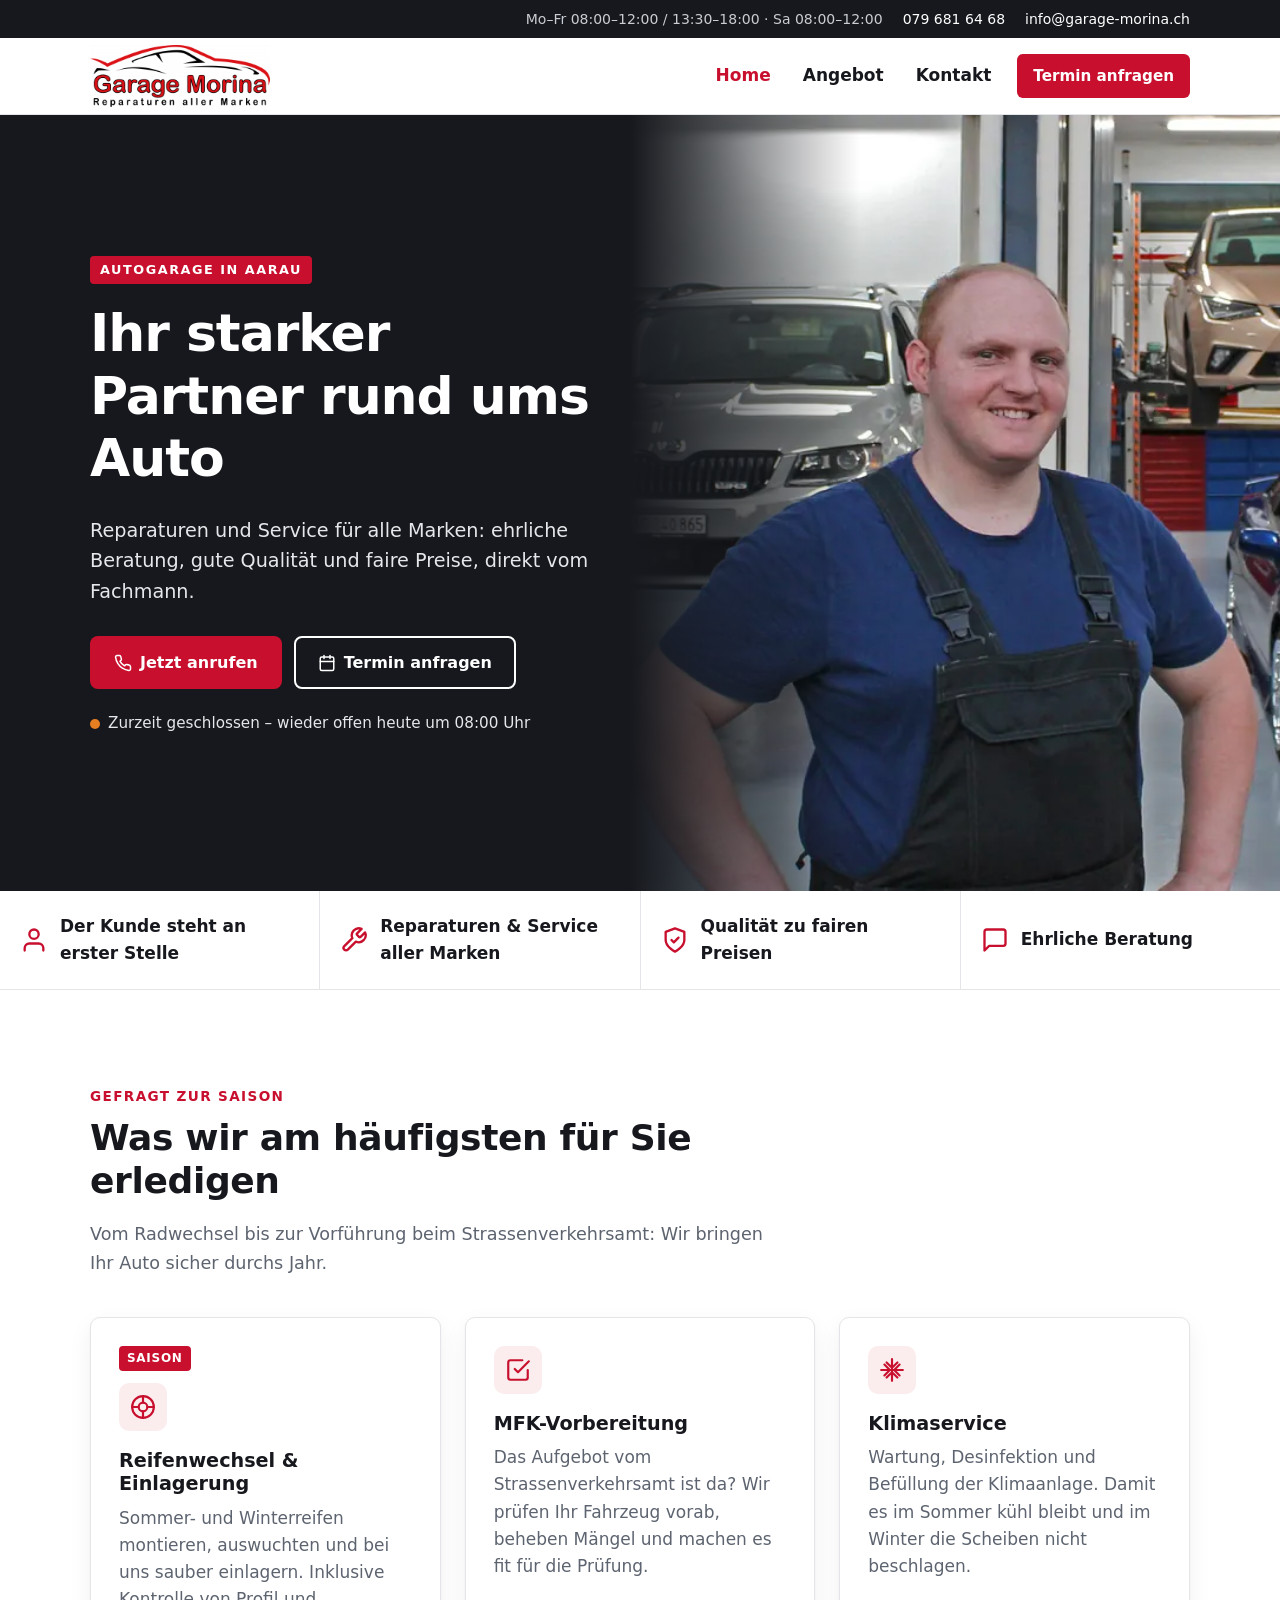
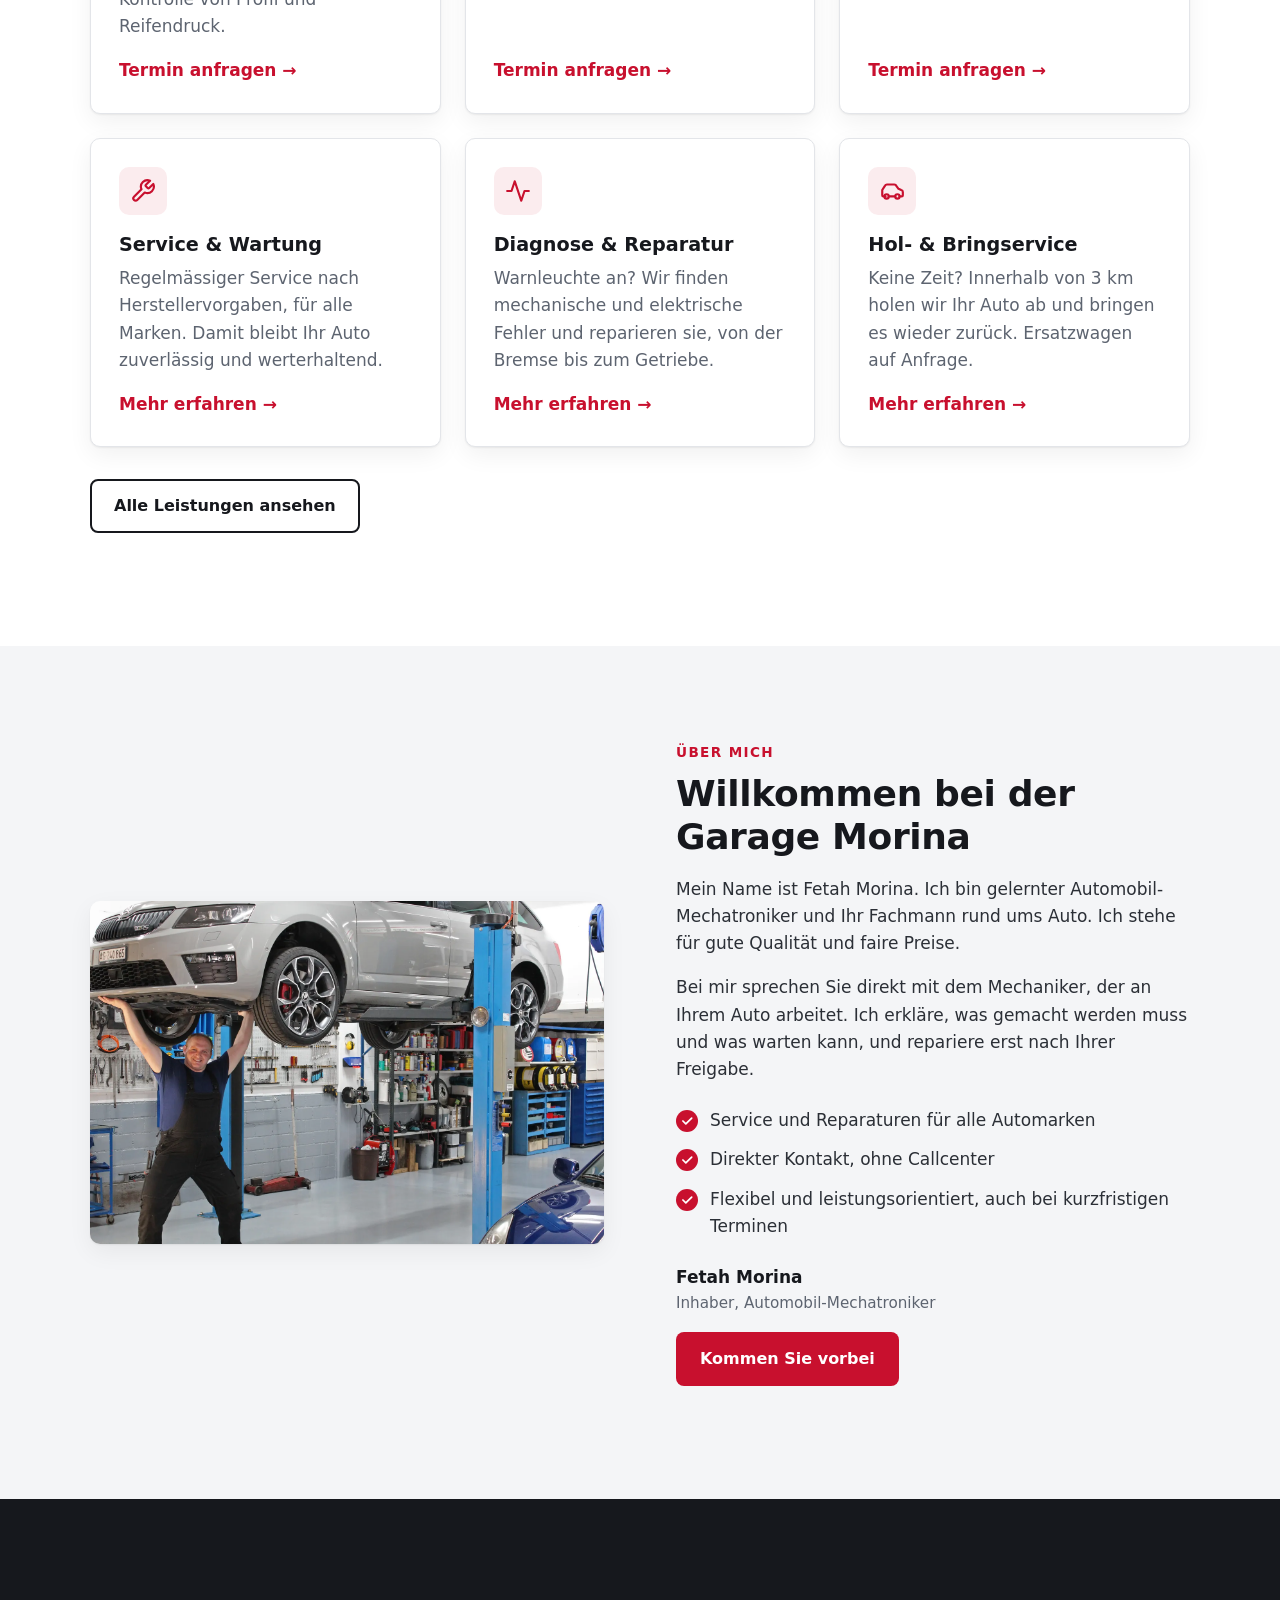
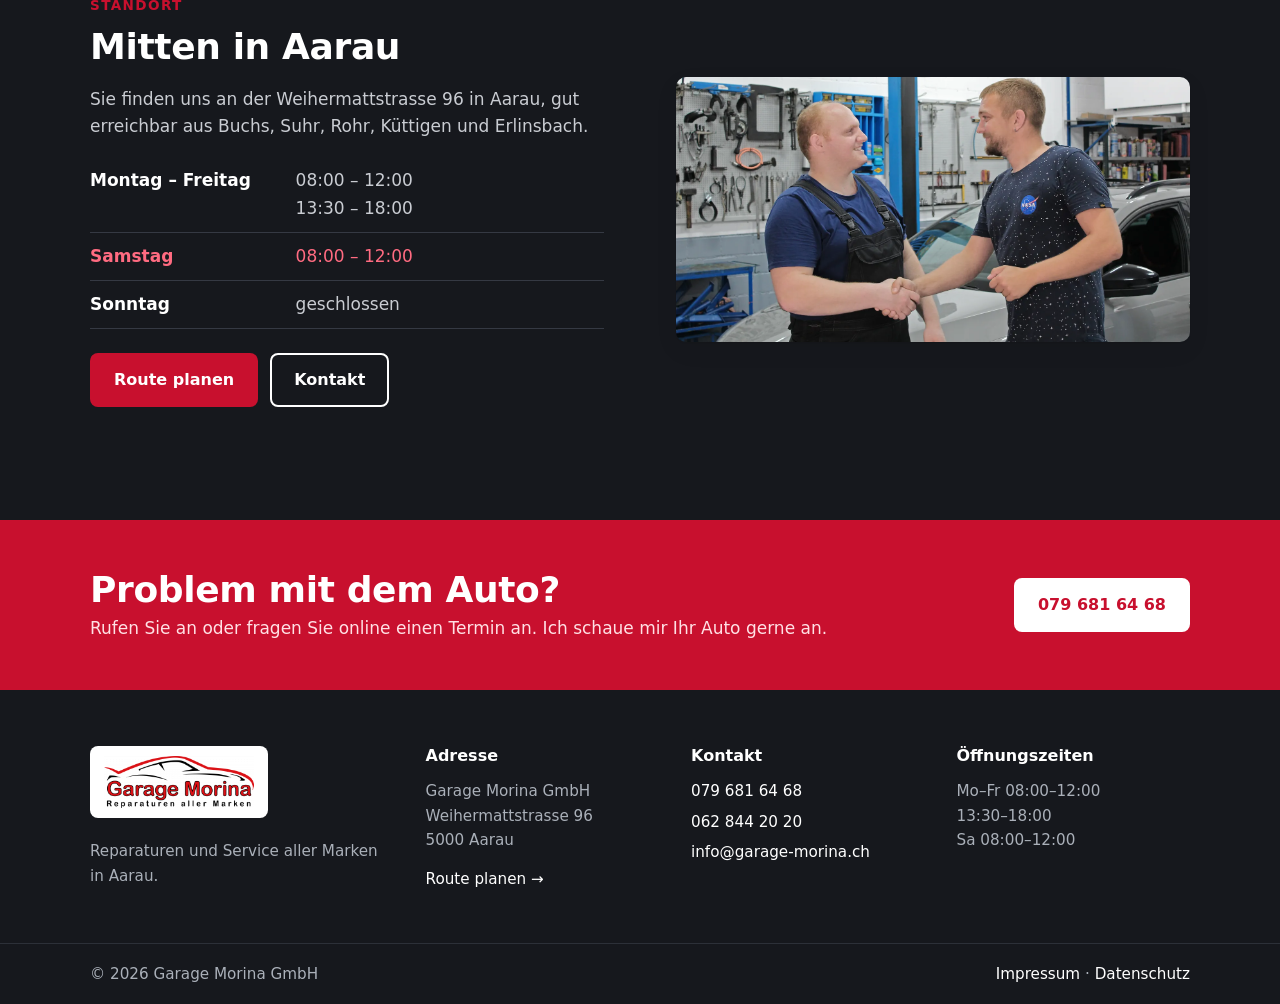
<file: index.html>
<!doctype html>
<html lang="de-CH">
<head>
  <meta charset="utf-8">
  <meta name="viewport" content="width=device-width, initial-scale=1">
  <title>Garage Morina Aarau – Autoreparatur &amp; Service aller Marken</title>
  <meta name="description" content="Garage Morina GmbH in Aarau: Service, Reparaturen und Diagnose für alle Automarken, Reifenwechsel, Klimaservice und MFK-Vorbereitung. Ehrliche Beratung, faire Preise.">
  <link rel="canonical" href="https://www.garage-morina.ch/">
  <meta property="og:type" content="website">
  <meta property="og:locale" content="de_CH">
  <meta property="og:site_name" content="Garage Morina">
  <meta property="og:title" content="Garage Morina Aarau – Autoreparatur &amp; Service aller Marken">
  <meta property="og:description" content="Service, Reparaturen und Diagnose für alle Marken in Aarau. Ehrliche Beratung, faire Preise.">
  <meta property="og:url" content="https://www.garage-morina.ch/">
  <meta property="og:image" content="https://www.garage-morina.ch/assets/img/banner-1600.webp">
  <meta name="theme-color" content="#16181d">
  <link rel="icon" href="assets/img/favicon-32.png" sizes="32x32">
  <link rel="icon" href="assets/img/icon-192.png" sizes="192x192">
  <link rel="apple-touch-icon" href="assets/img/apple-touch-icon.png">
  <link rel="stylesheet" href="assets/css/style.css">
  <script type="application/ld+json" data-cms="jsonld">
  {
    "@context": "https://schema.org",
    "@type": "AutoRepair",
    "@id": "https://www.garage-morina.ch/#garage",
    "name": "Garage Morina GmbH",
    "description": "Reparaturen und Service aller Automarken in Aarau.",
    "url": "https://www.garage-morina.ch/",
    "logo": "https://www.garage-morina.ch/assets/img/logo.png",
    "image": "https://www.garage-morina.ch/assets/img/banner-1600.webp",
    "telephone": "+41796816468",
    "email": "info@garage-morina.ch",
    "founder": { "@type": "Person", "name": "Fetah Morina", "jobTitle": "Automobil-Mechatroniker" },
    "address": {
      "@type": "PostalAddress",
      "streetAddress": "Weihermattstrasse 96",
      "postalCode": "5000",
      "addressLocality": "Aarau",
      "addressRegion": "AG",
      "addressCountry": "CH"
    },
    "geo": { "@type": "GeoCoordinates", "latitude": 47.3973248, "longitude": 8.0669093 },
    "hasMap": "https://www.google.com/maps/search/?api=1&query=Garage+Morina+Weihermattstrasse+96+5000+Aarau",
    "areaServed": ["Aarau", "Buchs AG", "Suhr", "Rohr", "Küttigen", "Erlinsbach"],
    "openingHoursSpecification": [
      { "@type": "OpeningHoursSpecification", "dayOfWeek": ["Monday","Tuesday","Wednesday","Thursday","Friday"], "opens": "08:00", "closes": "12:00" },
      { "@type": "OpeningHoursSpecification", "dayOfWeek": ["Monday","Tuesday","Wednesday","Thursday","Friday"], "opens": "13:30", "closes": "18:00" },
      { "@type": "OpeningHoursSpecification", "dayOfWeek": "Saturday", "opens": "08:00", "closes": "12:00" }
    ],
    "priceRange": "CHF"
  }
  </script>
</head>
<body>
  <a class="skip" href="#main">Zum Inhalt springen</a>

  <div class="topbar">
    <div class="wrap">
      <span data-cms="hours-short">Mo–Fr 08:00–12:00 / 13:30–18:00 · Sa 08:00–12:00</span>
      <a href="tel:+41796816468" data-cms="phone-mobile">079 681 64 68</a>
      <a href="mailto:info@garage-morina.ch" data-cms="email">info@garage-morina.ch</a>
    </div>
  </div>

  <header class="site-header">
    <div class="wrap">
      <a class="brand" href="./" aria-label="Garage Morina – Startseite"><img src="assets/img/logo.png" alt="Garage Morina – Reparaturen aller Marken" width="240" height="83"></a>
      <button class="nav-toggle" aria-expanded="false" aria-controls="nav" aria-label="Menü"><span></span></button>
      <nav class="nav" id="nav" aria-label="Hauptnavigation">
        <a href="./" aria-current="page">Home</a>
        <a href="angebot.html">Angebot</a>
        <a href="kontakt.html">Kontakt</a>
        <a class="btn btn-primary btn-sm" href="kontakt.html#termin">Termin anfragen</a>
      </nav>
    </div>
  </header>

  <div class="notice notice-closure" data-closure-notice hidden>
    <div class="wrap"><span data-closure-text></span></div>
  </div>

  <div class="notice" data-season-notice hidden>
    <div class="wrap"><span data-season-text></span> <a href="kontakt.html#termin">Termin anfragen →</a></div>
    <button class="season-fab" type="button" data-season-fab aria-expanded="false" aria-controls="season-pop">
      <svg class="season-fab-tyre" viewBox="0 0 24 24" fill="none" stroke="currentColor" stroke-width="2" stroke-linecap="round" stroke-linejoin="round" aria-hidden="true"><circle cx="12" cy="12" r="10"/><circle cx="12" cy="12" r="5.5"/><circle cx="12" cy="12" r="1.5"/><path d="M12 2v2.5M12 19.5V22M2 12h2.5M19.5 12H22M4.9 4.9l1.8 1.8M17.3 17.3l1.8 1.8M4.9 19.1l1.8-1.8M17.3 6.7l1.8-1.8"/></svg>
      <span class="season-fab-badge" aria-hidden="true">
        <svg class="i-winter" viewBox="0 0 24 24" fill="none" stroke="currentColor" stroke-width="2.5" stroke-linecap="round" stroke-linejoin="round"><path d="M12 2v20M3.3 7l17.4 10M3.3 17L20.7 7M9 4l3 2 3-2M9 20l3-2 3 2"/></svg>
        <svg class="i-summer" viewBox="0 0 24 24" fill="none" stroke="currentColor" stroke-width="2.5" stroke-linecap="round" stroke-linejoin="round"><circle cx="12" cy="12" r="4"/><path d="M12 2v2M12 20v2M2 12h2M20 12h2M4.9 4.9l1.4 1.4M17.7 17.7l1.4 1.4M4.9 19.1l1.4-1.4M17.7 6.3l1.4-1.4"/></svg>
      </span>
    </button>
    <div class="season-pop" id="season-pop" role="dialog" aria-labelledby="season-pop-title" hidden>
      <button class="season-pop-close" type="button" aria-label="Schliessen" data-season-close>&times;</button>
      <strong id="season-pop-title" data-season-title></strong>
      <p data-season-body></p>
      <a class="btn btn-primary btn-sm" href="kontakt.html#termin">Termin anfragen →</a>
    </div>
  </div>

  <main id="main">
    <section class="hero">
      <picture>
        <source media="(max-width: 800px)" srcset="assets/img/banner-800.webp">
        <img src="assets/img/banner-1600.webp" alt="Fetah Morina in seiner Werkstatt in Aarau" width="1600" height="658" fetchpriority="high">
      </picture>
      <div class="wrap">
        <div class="hero-content">
          <span class="eyebrow">Autogarage in Aarau</span>
          <h1>Ihr starker Partner rund ums Auto</h1>
          <p class="lead">Reparaturen und Service für alle Marken: ehrliche Beratung, gute Qualität und faire Preise, direkt vom Fachmann.</p>
          <div class="hero-actions">
            <a class="btn btn-primary" href="tel:+41796816468" data-cms-href="phone-mobile">
              <svg viewBox="0 0 24 24" fill="none" stroke="currentColor" stroke-width="2" stroke-linecap="round" stroke-linejoin="round" aria-hidden="true"><path d="M22 16.9v3a2 2 0 0 1-2.2 2 19.8 19.8 0 0 1-8.6-3.1 19.5 19.5 0 0 1-6-6A19.8 19.8 0 0 1 2.1 4.2 2 2 0 0 1 4.1 2h3a2 2 0 0 1 2 1.7c.1.9.4 1.8.7 2.7a2 2 0 0 1-.5 2.1L8 9.8a16 16 0 0 0 6 6l1.3-1.3a2 2 0 0 1 2.1-.4c.9.3 1.8.6 2.7.7a2 2 0 0 1 1.7 2z"/></svg>
              Jetzt anrufen
            </a>
            <a class="btn btn-ghost" href="kontakt.html#termin">
              <svg viewBox="0 0 24 24" fill="none" stroke="currentColor" stroke-width="2" stroke-linecap="round" stroke-linejoin="round" aria-hidden="true"><rect x="3" y="4" width="18" height="18" rx="2"/><path d="M16 2v4M8 2v4M3 10h18"/></svg>
              Termin anfragen
            </a>
          </div>
          <p class="open-status" data-open-status data-cms="hours-short">Mo–Fr 08:00–12:00 / 13:30–18:00 · Sa 08:00–12:00</p>
        </div>
      </div>
    </section>

    <div class="values">
      <div><svg viewBox="0 0 24 24" fill="none" stroke="currentColor" stroke-width="2" stroke-linecap="round" stroke-linejoin="round" aria-hidden="true"><path d="M20 21v-2a4 4 0 0 0-4-4H8a4 4 0 0 0-4 4v2"/><circle cx="12" cy="7" r="4"/></svg>Der Kunde steht an erster Stelle</div>
      <div><svg viewBox="0 0 24 24" fill="none" stroke="currentColor" stroke-width="2" stroke-linecap="round" stroke-linejoin="round" aria-hidden="true"><path d="M14.7 6.3a1 1 0 0 0 0 1.4l1.6 1.6a1 1 0 0 0 1.4 0l3.8-3.8a6 6 0 0 1-7.9 7.9l-6.9 6.9a2.1 2.1 0 0 1-3-3l6.9-6.9a6 6 0 0 1 7.9-7.9z"/></svg>Reparaturen &amp; Service aller Marken</div>
      <div><svg viewBox="0 0 24 24" fill="none" stroke="currentColor" stroke-width="2" stroke-linecap="round" stroke-linejoin="round" aria-hidden="true"><path d="M12 22s8-4 8-10V5l-8-3-8 3v7c0 6 8 10 8 10z"/><path d="M9 12l2 2 4-4"/></svg>Qualität zu fairen Preisen</div>
      <div><svg viewBox="0 0 24 24" fill="none" stroke="currentColor" stroke-width="2" stroke-linecap="round" stroke-linejoin="round" aria-hidden="true"><path d="M21 15a2 2 0 0 1-2 2H7l-4 4V5a2 2 0 0 1 2-2h14a2 2 0 0 1 2 2z"/></svg>Ehrliche Beratung</div>
    </div>

    <section class="section">
      <div class="wrap">
        <div class="section-head">
          <span class="kicker">Gefragt zur Saison</span>
          <h2>Was wir am häufigsten für Sie erledigen</h2>
          <p>Vom Radwechsel bis zur Vorführung beim Strassenverkehrsamt: Wir bringen Ihr Auto sicher durchs Jahr.</p>
        </div>
        <div class="grid grid-3">
          <article class="card">
            <span class="badge">Saison</span>
            <div class="icon"><svg viewBox="0 0 24 24" fill="none" stroke="currentColor" stroke-width="2" stroke-linecap="round" stroke-linejoin="round" aria-hidden="true"><circle cx="12" cy="12" r="10"/><circle cx="12" cy="12" r="4"/><path d="M12 2v6M12 16v6M2 12h6M16 12h6"/></svg></div>
            <h3>Reifenwechsel &amp; Einlagerung</h3>
            <p>Sommer- und Winterreifen montieren, auswuchten und bei uns sauber einlagern. Inklusive Kontrolle von Profil und Reifendruck.</p>
            <a class="more" href="kontakt.html#termin">Termin anfragen →</a>
          </article>
          <article class="card">
            <div class="icon"><svg viewBox="0 0 24 24" fill="none" stroke="currentColor" stroke-width="2" stroke-linecap="round" stroke-linejoin="round" aria-hidden="true"><path d="M9 11l3 3L22 4"/><path d="M21 12v7a2 2 0 0 1-2 2H5a2 2 0 0 1-2-2V5a2 2 0 0 1 2-2h11"/></svg></div>
            <h3>MFK-Vorbereitung</h3>
            <p>Das Aufgebot vom Strassenverkehrsamt ist da? Wir prüfen Ihr Fahrzeug vorab, beheben Mängel und machen es fit für die Prüfung.</p>
            <a class="more" href="kontakt.html#termin">Termin anfragen →</a>
          </article>
          <article class="card">
            <div class="icon"><svg viewBox="0 0 24 24" fill="none" stroke="currentColor" stroke-width="2" stroke-linecap="round" stroke-linejoin="round" aria-hidden="true"><path d="M12 2v20M17 5l-5 5-5-5M17 19l-5-5-5 5M2 12h20M5 7l5 5-5 5M19 7l-5 5 5 5"/></svg></div>
            <h3>Klimaservice</h3>
            <p>Wartung, Desinfektion und Befüllung der Klimaanlage. Damit es im Sommer kühl bleibt und im Winter die Scheiben nicht beschlagen.</p>
            <a class="more" href="kontakt.html#termin">Termin anfragen →</a>
          </article>
          <article class="card">
            <div class="icon"><svg viewBox="0 0 24 24" fill="none" stroke="currentColor" stroke-width="2" stroke-linecap="round" stroke-linejoin="round" aria-hidden="true"><path d="M14.7 6.3a1 1 0 0 0 0 1.4l1.6 1.6a1 1 0 0 0 1.4 0l3.8-3.8a6 6 0 0 1-7.9 7.9l-6.9 6.9a2.1 2.1 0 0 1-3-3l6.9-6.9a6 6 0 0 1 7.9-7.9z"/></svg></div>
            <h3>Service &amp; Wartung</h3>
            <p>Regelmässiger Service nach Herstellervorgaben, für alle Marken. Damit bleibt Ihr Auto zuverlässig und werterhaltend.</p>
            <a class="more" href="angebot.html#service">Mehr erfahren →</a>
          </article>
          <article class="card">
            <div class="icon"><svg viewBox="0 0 24 24" fill="none" stroke="currentColor" stroke-width="2" stroke-linecap="round" stroke-linejoin="round" aria-hidden="true"><path d="M22 12h-4l-3 9L9 3l-3 9H2"/></svg></div>
            <h3>Diagnose &amp; Reparatur</h3>
            <p>Warnleuchte an? Wir finden mechanische und elektrische Fehler und reparieren sie, von der Bremse bis zum Getriebe.</p>
            <a class="more" href="angebot.html#diagnose">Mehr erfahren →</a>
          </article>
          <article class="card">
            <div class="icon"><svg viewBox="0 0 24 24" fill="none" stroke="currentColor" stroke-width="2" stroke-linecap="round" stroke-linejoin="round" aria-hidden="true"><path d="M19 17h2c.6 0 1-.4 1-1v-3c0-.9-.7-1.7-1.5-1.9L18 10l-2.7-3.6A2 2 0 0 0 13.7 6H7.3a2 2 0 0 0-1.7 1L3 11.1V16c0 .6.4 1 1 1h2"/><circle cx="7" cy="17" r="2"/><circle cx="17" cy="17" r="2"/><path d="M9 17h6"/></svg></div>
            <h3>Hol- &amp; Bringservice</h3>
            <p>Keine Zeit? Innerhalb von 3 km holen wir Ihr Auto ab und bringen es wieder zurück. Ersatzwagen auf Anfrage.</p>
            <a class="more" href="angebot.html#extras">Mehr erfahren →</a>
          </article>
        </div>
        <p style="margin-top:32px"><a class="btn btn-outline" href="angebot.html">Alle Leistungen ansehen</a></p>
      </div>
    </section>

    <section class="section section-soft">
      <div class="wrap split">
        <picture>
          <source media="(max-width: 800px)" srcset="assets/img/werkstatt-800.webp">
          <img src="assets/img/werkstatt-1600.webp" alt="Fetah Morina unter einem Auto auf der Hebebühne" width="1600" height="1067" loading="lazy">
        </picture>
        <div>
          <span class="kicker">Über mich</span>
          <h2>Willkommen bei der Garage Morina</h2>
          <p>Mein Name ist Fetah Morina. Ich bin gelernter Automobil-Mechatroniker und Ihr Fachmann rund ums Auto. Ich stehe für gute Qualität und faire Preise.</p>
          <p>Bei mir sprechen Sie direkt mit dem Mechaniker, der an Ihrem Auto arbeitet. Ich erkläre, was gemacht werden muss und was warten kann, und repariere erst nach Ihrer Freigabe.</p>
          <ul class="checklist">
            <li>Service und Reparaturen für alle Automarken</li>
            <li>Direkter Kontakt, ohne Callcenter</li>
            <li>Flexibel und leistungsorientiert, auch bei kurzfristigen Terminen</li>
          </ul>
          <p class="signature">Fetah Morina<span>Inhaber, Automobil-Mechatroniker</span></p>
          <p><a class="btn btn-primary" href="kontakt.html">Kommen Sie vorbei</a></p>
        </div>
      </div>
    </section>

    <section class="section section-dark">
      <div class="wrap split">
        <div>
          <span class="kicker">Standort</span>
          <h2>Mitten in Aarau</h2>
          <p>Sie finden uns an der Weihermattstrasse 96 in Aarau, gut erreichbar aus Buchs, Suhr, Rohr, Küttigen und Erlinsbach.</p>
          <table class="hours" data-cms="hours-table" aria-label="Öffnungszeiten">
            <tr data-days="1,2,3,4,5"><th scope="row">Montag – Freitag</th><td>08:00 – 12:00<br>13:30 – 18:00</td></tr>
            <tr data-days="6"><th scope="row">Samstag</th><td>08:00 – 12:00</td></tr>
            <tr data-days="0"><th scope="row">Sonntag</th><td>geschlossen</td></tr>
          </table>
          <p style="margin-top:24px; display:flex; gap:12px; flex-wrap:wrap">
            <a class="btn btn-primary" href="https://www.google.com/maps/dir/?api=1&amp;destination=Garage+Morina+Weihermattstrasse+96+5000+Aarau" target="_blank" rel="noopener">Route planen</a>
            <a class="btn btn-ghost" href="kontakt.html">Kontakt</a>
          </p>
        </div>
        <picture>
          <source media="(max-width: 800px)" srcset="assets/img/kontakt-800.webp">
          <img src="assets/img/kontakt-1600.webp" alt="Fetah Morina begrüsst einen Kunden in der Werkstatt" width="1600" height="825" loading="lazy">
        </picture>
      </div>
    </section>

    <section class="cta-band">
      <div class="wrap">
        <div>
          <h2>Problem mit dem Auto?</h2>
          <p>Rufen Sie an oder fragen Sie online einen Termin an. Ich schaue mir Ihr Auto gerne an.</p>
        </div>
        <a class="btn btn-primary" href="tel:+41796816468" data-cms="phone-mobile">079 681 64 68</a>
      </div>
    </section>
  </main>

  <footer class="site-footer">
    <div class="wrap">
      <div>
        <span class="footer-logo"><img src="assets/img/logo.png" alt="Garage Morina" width="240" height="83" loading="lazy"></span>
        <p>Reparaturen und Service aller Marken in Aarau.</p>
      </div>
      <div>
        <h3>Adresse</h3>
        <p>Garage Morina GmbH<br>Weihermattstrasse 96<br>5000 Aarau</p>
        <a href="https://www.google.com/maps/dir/?api=1&amp;destination=Garage+Morina+Weihermattstrasse+96+5000+Aarau" target="_blank" rel="noopener">Route planen →</a>
      </div>
      <div>
        <h3>Kontakt</h3>
        <ul>
          <li><a href="tel:+41796816468" data-cms="phone-mobile">079 681 64 68</a></li>
          <li><a href="tel:+41628442020" data-cms="phone-landline">062 844 20 20</a></li>
          <li><a href="mailto:info@garage-morina.ch" data-cms="email">info@garage-morina.ch</a></li>
        </ul>
      </div>
      <div>
        <h3>Öffnungszeiten</h3>
        <p data-cms="hours-footer">Mo–Fr 08:00–12:00<br>13:30–18:00<br>Sa 08:00–12:00</p>
      </div>
    </div>
    <div class="footer-bottom">
      <div class="wrap">
        <span>© <span data-year>2026</span> Garage Morina GmbH</span>
        <span><a href="impressum.html">Impressum</a> · <a href="datenschutz.html">Datenschutz</a></span>
      </div>
    </div>
  </footer>

  <nav class="callbar" aria-label="Schnellkontakt">
    <a href="tel:+41796816468" data-cms-href="phone-mobile"><svg viewBox="0 0 24 24" fill="none" stroke="currentColor" stroke-width="2" stroke-linecap="round" stroke-linejoin="round" aria-hidden="true"><path d="M22 16.9v3a2 2 0 0 1-2.2 2 19.8 19.8 0 0 1-8.6-3.1 19.5 19.5 0 0 1-6-6A19.8 19.8 0 0 1 2.1 4.2 2 2 0 0 1 4.1 2h3a2 2 0 0 1 2 1.7c.1.9.4 1.8.7 2.7a2 2 0 0 1-.5 2.1L8 9.8a16 16 0 0 0 6 6l1.3-1.3a2 2 0 0 1 2.1-.4c.9.3 1.8.6 2.7.7a2 2 0 0 1 1.7 2z"/></svg>Anrufen</a>
    <a href="kontakt.html#termin"><svg viewBox="0 0 24 24" fill="none" stroke="currentColor" stroke-width="2" stroke-linecap="round" stroke-linejoin="round" aria-hidden="true"><rect x="3" y="4" width="18" height="18" rx="2"/><path d="M16 2v4M8 2v4M3 10h18"/></svg>Termin</a>
  </nav>

  <script src="assets/js/content.js" defer></script>
  <script src="assets/js/main.js" defer></script>
</body>
</html>
</file>
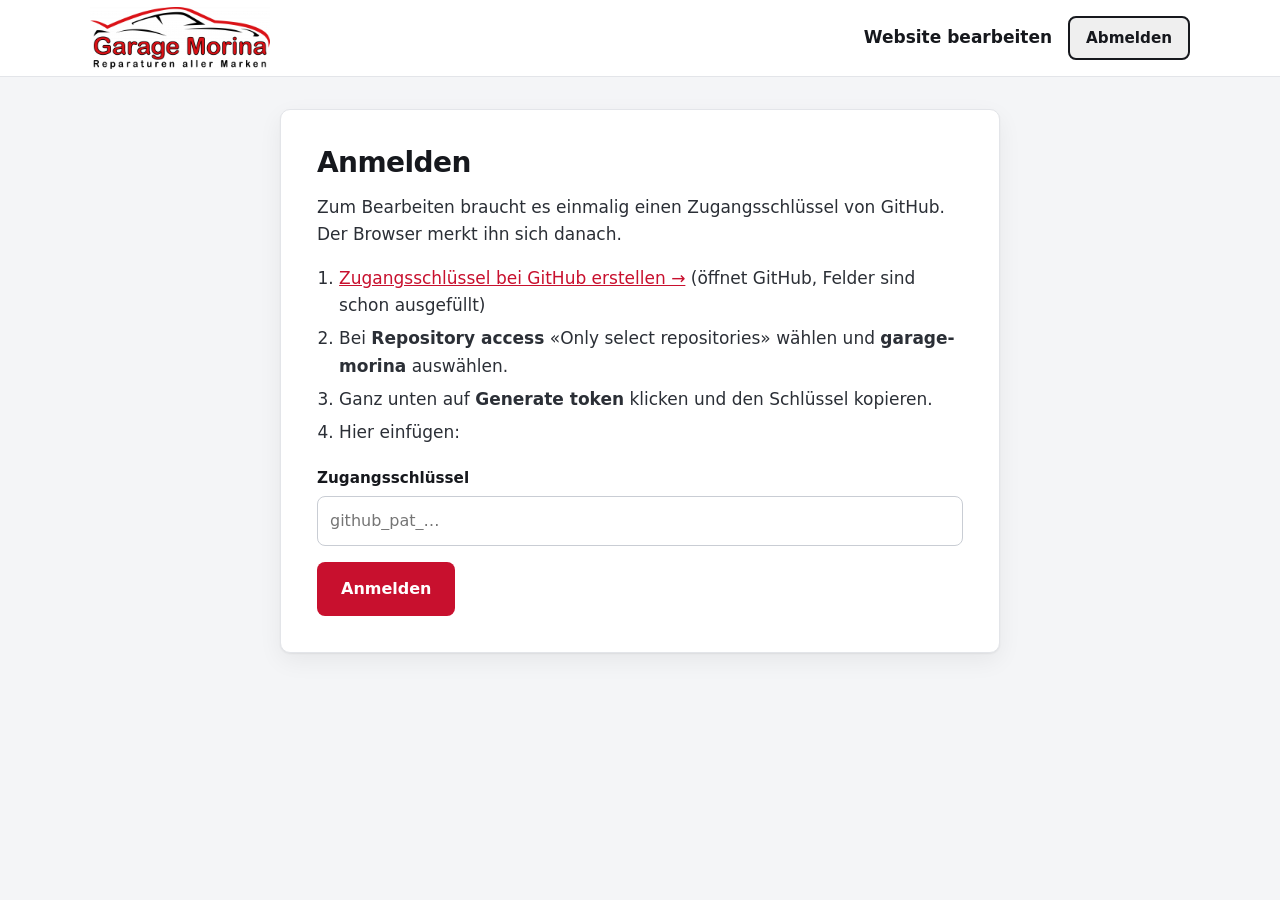
<file: admin/index.html>
<!doctype html>
<html lang="de">
<head>
  <meta charset="utf-8">
  <meta name="viewport" content="width=device-width, initial-scale=1">
  <meta name="robots" content="noindex">
  <title>Website bearbeiten – Garage Morina</title>
  <link rel="icon" href="../assets/img/favicon-32.png" sizes="32x32">
  <link rel="stylesheet" href="../assets/css/style.css">
  <link rel="stylesheet" href="admin.css">
</head>
<body>
  <header class="site-header">
    <div class="wrap">
      <a class="brand" href="../" aria-label="Zur Website"><img src="../assets/img/logo.png" alt="Garage Morina" width="240" height="83"></a>
      <div class="admin-head">
        <span class="admin-title">Website bearbeiten</span>
        <button class="btn btn-outline btn-sm" type="button" data-logout hidden>Abmelden</button>
      </div>
    </div>
  </header>

  <main class="admin wrap">
    <p class="admin-loading" data-loading>Wird geladen …</p>

    <!-- Anmeldung -->
    <form class="form admin-login" data-login hidden novalidate>
      <h1>Anmelden</h1>
      <p>Zum Bearbeiten braucht es einmalig einen Zugangsschlüssel von GitHub. Der Browser merkt ihn sich danach.</p>
      <ol class="admin-steps">
        <li><a data-token-link target="_blank" rel="noopener">Zugangsschlüssel bei GitHub erstellen →</a> (öffnet GitHub, Felder sind schon ausgefüllt)</li>
        <li>Bei <strong>Repository access</strong> «Only select repositories» wählen und <strong>garage-morina</strong> auswählen.</li>
        <li>Ganz unten auf <strong>Generate token</strong> klicken und den Schlüssel kopieren.</li>
        <li>Hier einfügen:</li>
      </ol>
      <div class="field">
        <label for="a-token">Zugangsschlüssel</label>
        <input id="a-token" name="token" type="password" autocomplete="off" spellcheck="false" placeholder="github_pat_…" required>
      </div>
      <p class="admin-msg is-error" data-login-error hidden role="alert"></p>
      <button class="btn btn-primary" type="submit">Anmelden</button>
    </form>

    <!-- Formular -->
    <form class="admin-editor" data-editor hidden novalidate>
      <section class="form">
        <h2>Öffnungszeiten</h2>
        <p class="hint">Pro Tag ein oder mehrere Zeitfenster, z.B. vormittags und nachmittags. Ein Tag ohne Zeitfenster ist geschlossen.</p>
        <div class="admin-days" data-days></div>
      </section>

      <section class="form">
        <h2>Betriebsferien</h2>
        <p class="hint">Zeigt auf allen Seiten einen roten Hinweisbalken. Während der Ferien steht beim Status «Betriebsferien» statt «geöffnet».</p>
        <label class="admin-check"><input type="checkbox" name="closure.active"> Betriebsferien anzeigen</label>
        <div class="admin-closure" data-closure-fields>
          <div class="form-row">
            <div class="field">
              <label for="a-from">Erster Ferientag</label>
              <input id="a-from" name="closure.from" type="date">
            </div>
            <div class="field">
              <label for="a-to">Letzter Ferientag</label>
              <input id="a-to" name="closure.to" type="date">
            </div>
          </div>
          <div class="field">
            <label for="a-before">Hinweis so viele Tage vorher anzeigen</label>
            <input id="a-before" name="closure.showDaysBefore" type="number" min="0" max="90" inputmode="numeric">
          </div>
          <div class="field">
            <label for="a-ctext">Text im Hinweisbalken</label>
            <input id="a-ctext" name="closure.text" placeholder="Betriebsferien vom 22.12. bis 5.1. – ab 6.1. sind wir wieder für Sie da.">
          </div>
        </div>
      </section>

      <section class="form">
        <h2>Reifensaison</h2>
        <p class="hint">Hinweis zum Reifenwechsel in den gewählten Monaten. Betriebsferien haben Vorrang.</p>
        <div class="admin-season" data-season="winter">
          <h3>Winterreifen</h3>
          <div class="admin-months" data-months></div>
          <div class="form-row">
            <div class="field"><label for="a-wtitle">Titel</label><input id="a-wtitle" name="season.winter.title"></div>
            <div class="field"><label for="a-wbody">Text</label><input id="a-wbody" name="season.winter.body"></div>
          </div>
        </div>
        <div class="admin-season" data-season="summer">
          <h3>Sommerreifen</h3>
          <div class="admin-months" data-months></div>
          <div class="form-row">
            <div class="field"><label for="a-stitle">Titel</label><input id="a-stitle" name="season.summer.title"></div>
            <div class="field"><label for="a-sbody">Text</label><input id="a-sbody" name="season.summer.body"></div>
          </div>
        </div>
      </section>

      <section class="form">
        <h2>Kontakt</h2>
        <p class="hint">Erscheint in Kopf- und Fusszeile, auf der Kontaktseite, im Impressum und in der Datenschutzerklärung.</p>
        <div class="form-row">
          <div class="field"><label for="a-mobile">Telefon Mobile</label><input id="a-mobile" name="contact.mobile" type="tel" placeholder="079 681 64 68"></div>
          <div class="field"><label for="a-landline">Telefon Festnetz</label><input id="a-landline" name="contact.landline" type="tel" placeholder="062 844 20 20"></div>
        </div>
        <div class="field"><label for="a-email">E-Mail</label><input id="a-email" name="contact.email" type="email"></div>
      </section>

      <div class="admin-bar">
        <div class="wrap">
          <p class="admin-msg" data-status role="status"></p>
          <button class="btn btn-primary" type="submit" data-save>Speichern &amp; veröffentlichen</button>
        </div>
      </div>
    </form>
  </main>

  <script src="admin.js" defer></script>
</body>
</html>
</file>
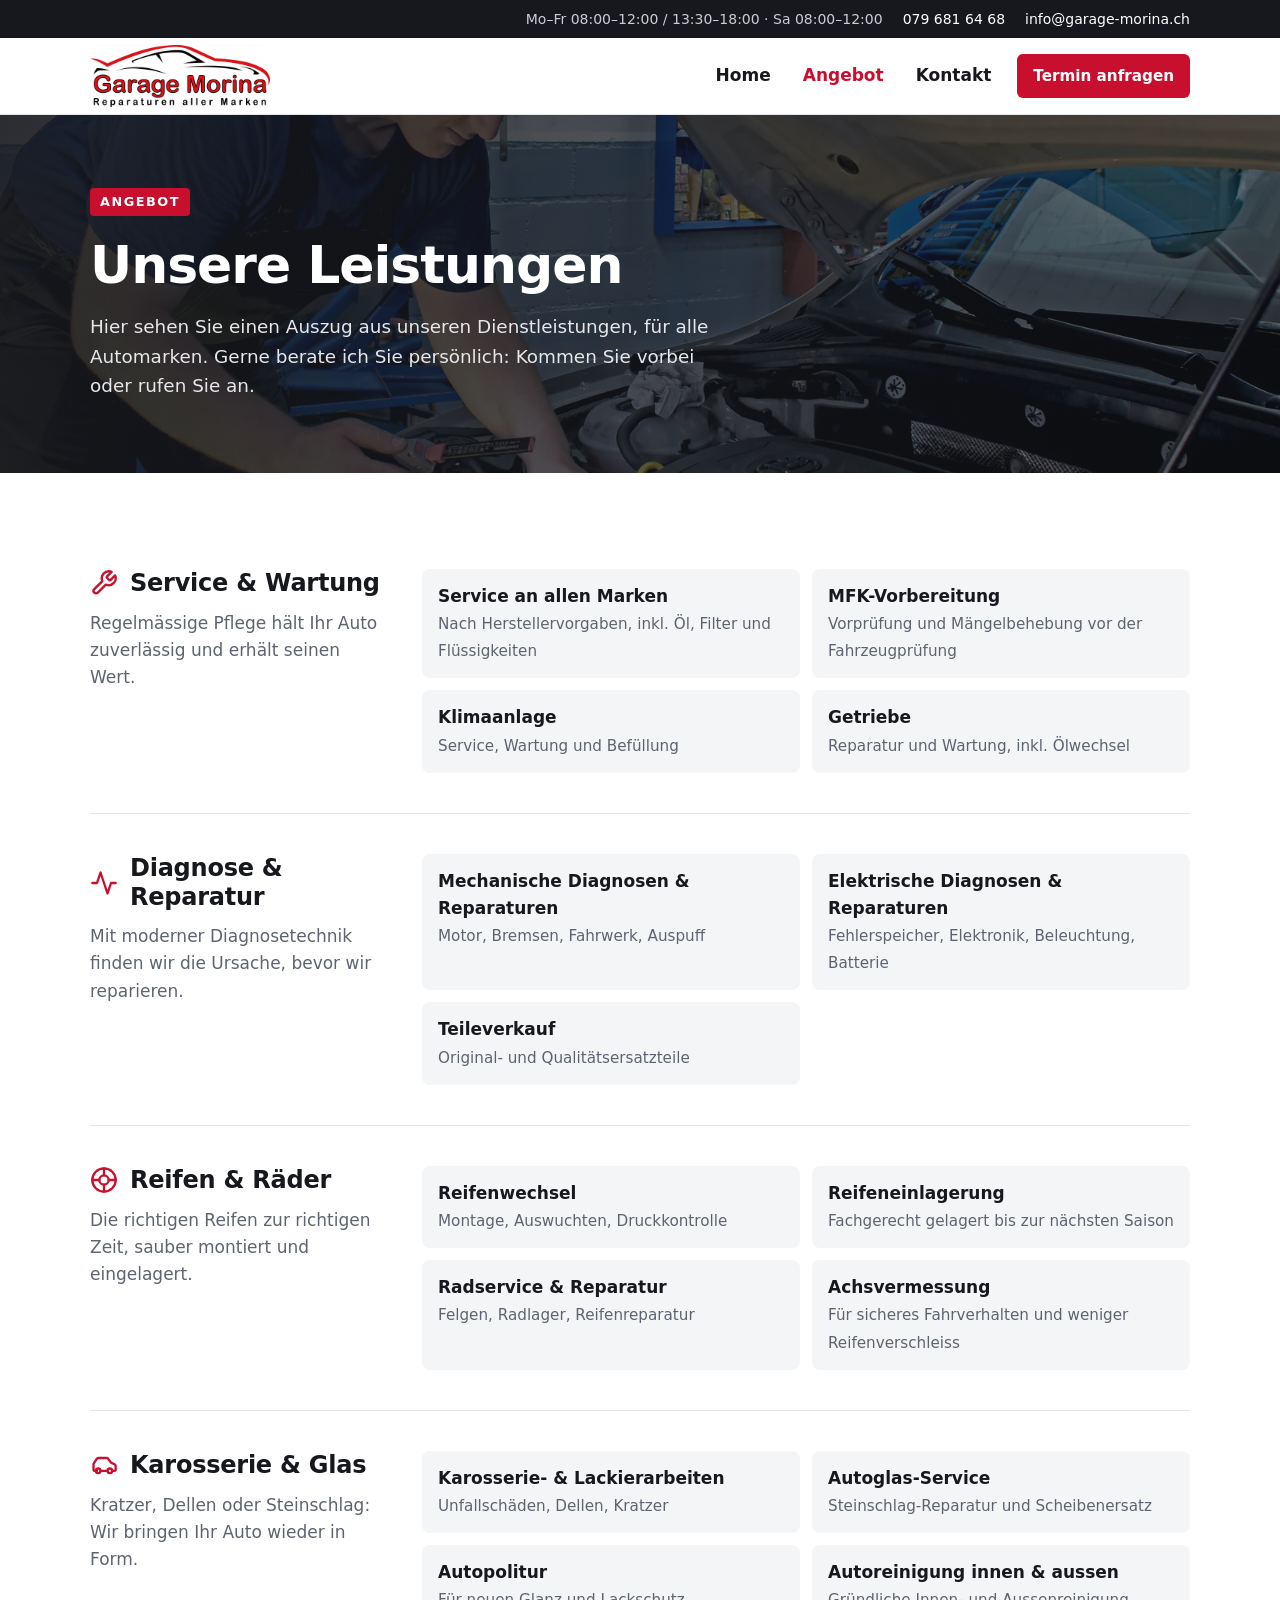
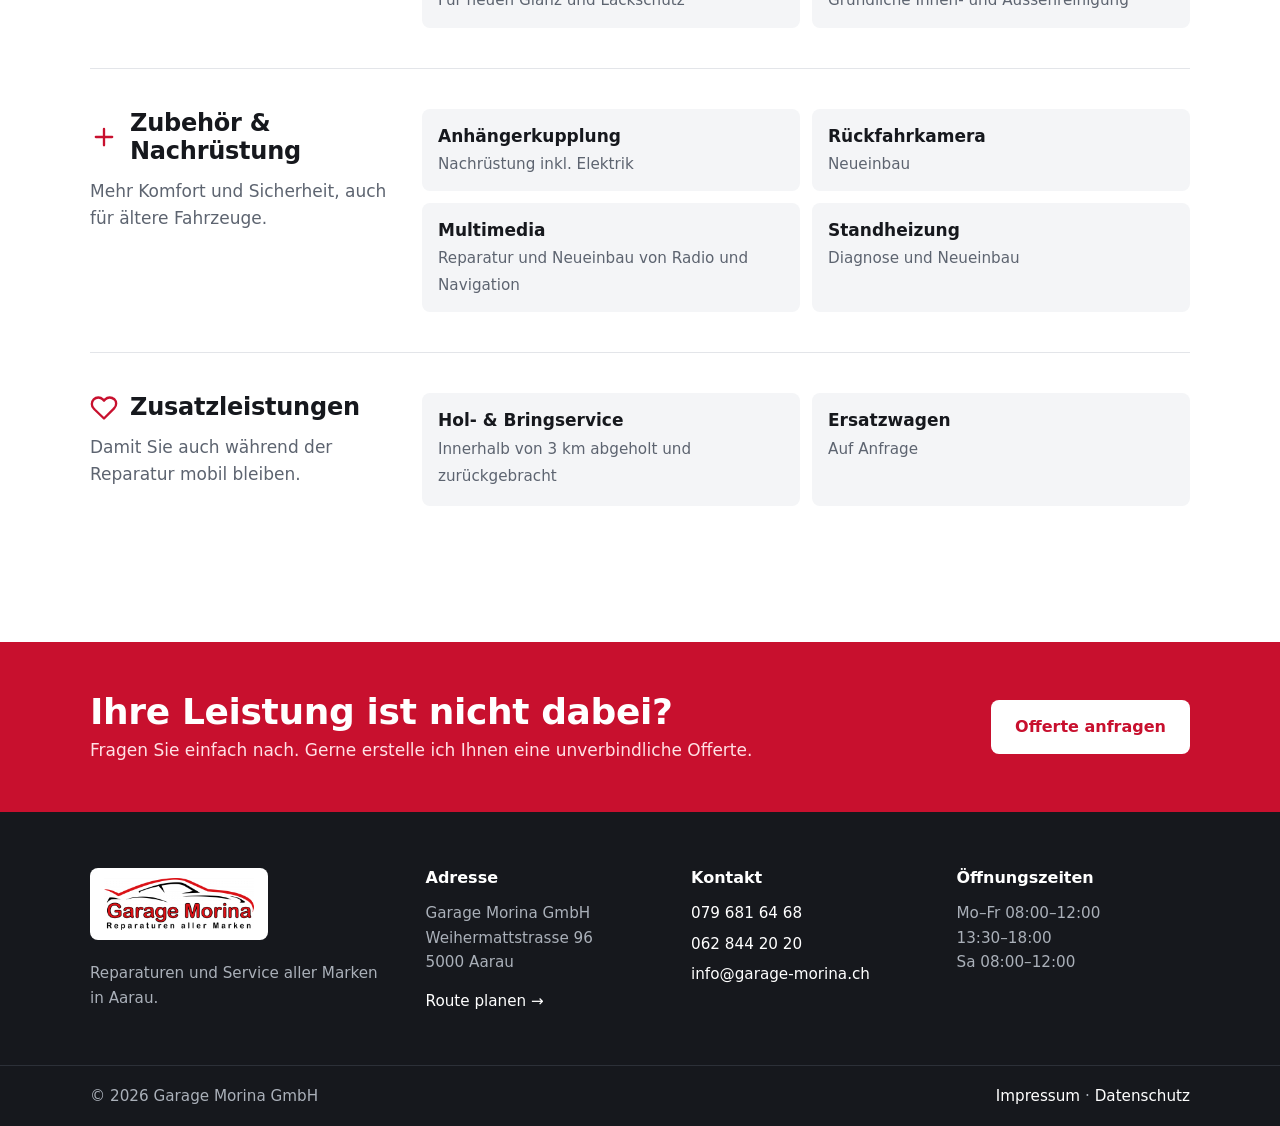
<file: angebot/index.html>
<!doctype html>
<html lang="de-CH">
<head>
  <meta charset="utf-8">
  <title>Weiterleitung – Garage Morina</title>
  <link rel="canonical" href="https://www.garage-morina.ch/angebot.html">
  <meta name="robots" content="noindex">
  <meta http-equiv="refresh" content="0; url=../angebot.html">
</head>
<body>
  <p>Diese Seite ist umgezogen: <a href="../angebot.html">weiter</a>.</p>
</body>
</html>
</file>
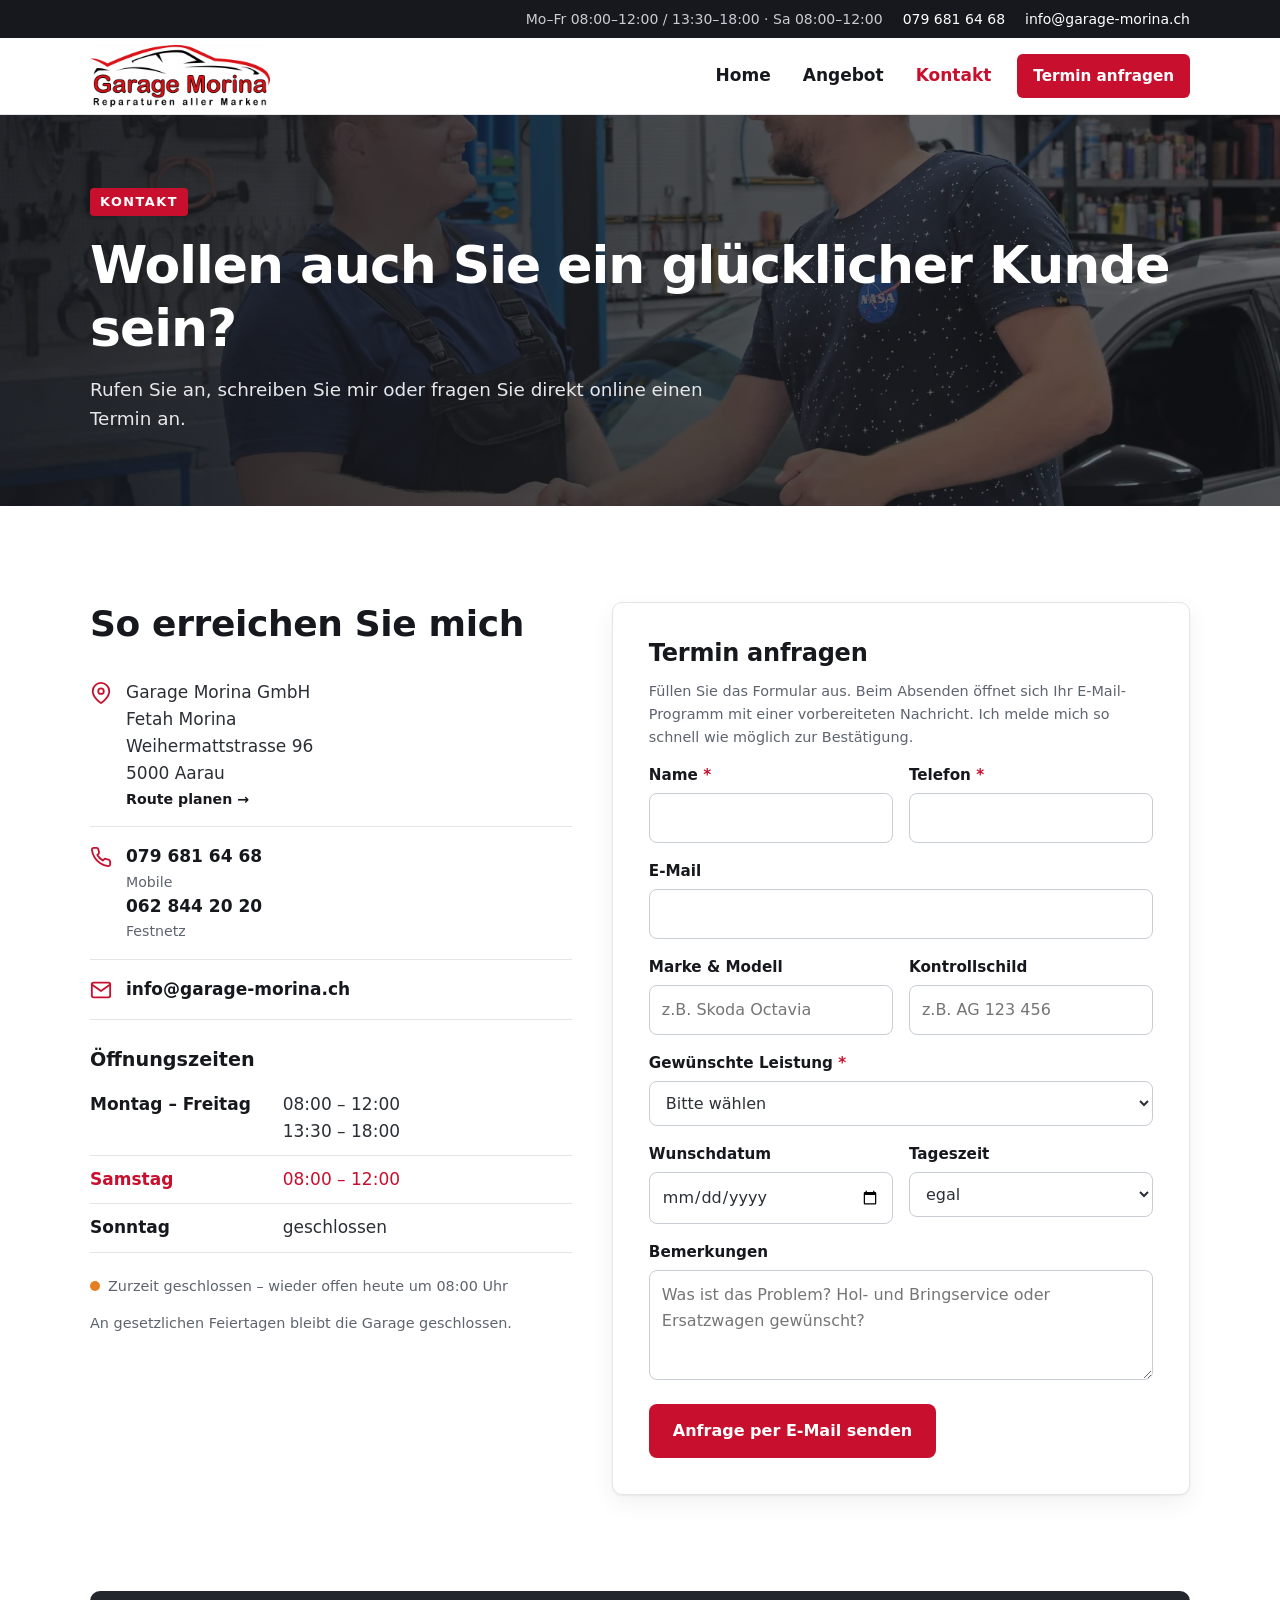
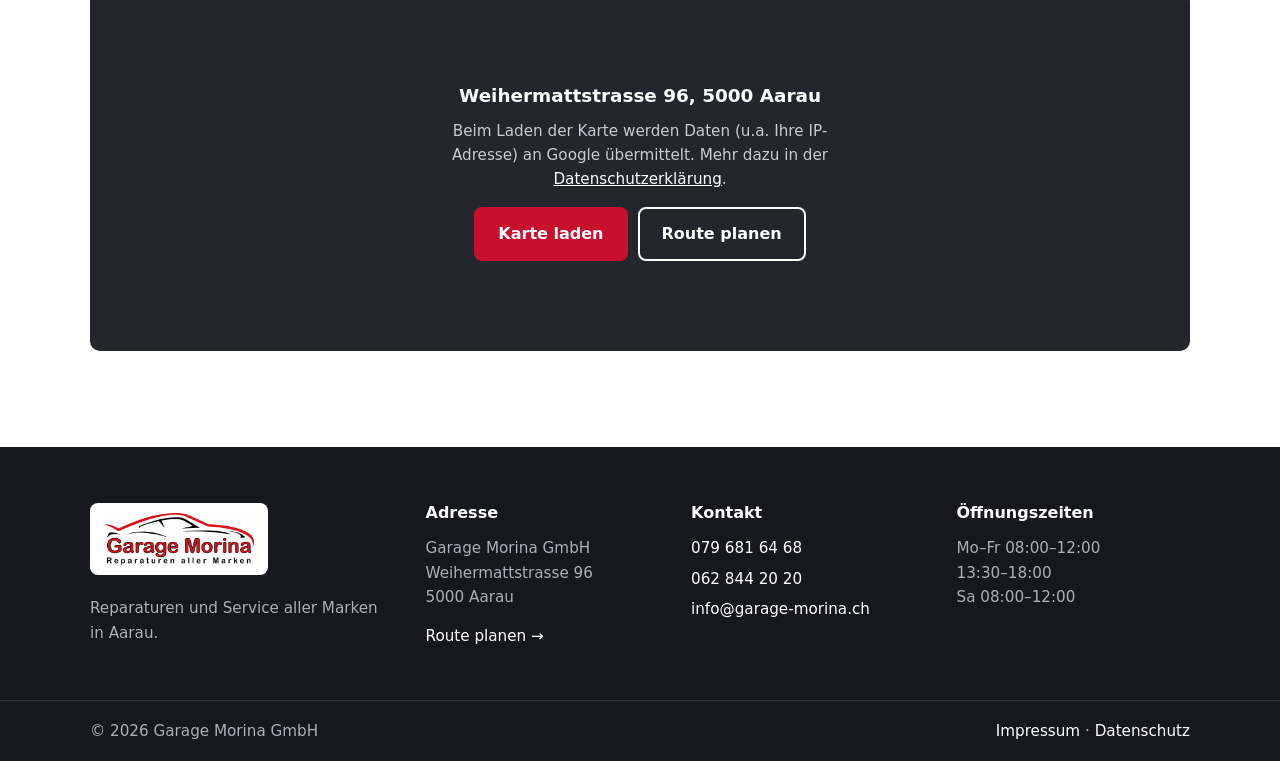
<file: kontakt/index.html>
<!doctype html>
<html lang="de-CH">
<head>
  <meta charset="utf-8">
  <title>Weiterleitung – Garage Morina</title>
  <link rel="canonical" href="https://www.garage-morina.ch/kontakt.html">
  <meta name="robots" content="noindex">
  <meta http-equiv="refresh" content="0; url=../kontakt.html">
</head>
<body>
  <p>Diese Seite ist umgezogen: <a href="../kontakt.html">weiter</a>.</p>
</body>
</html>
</file>
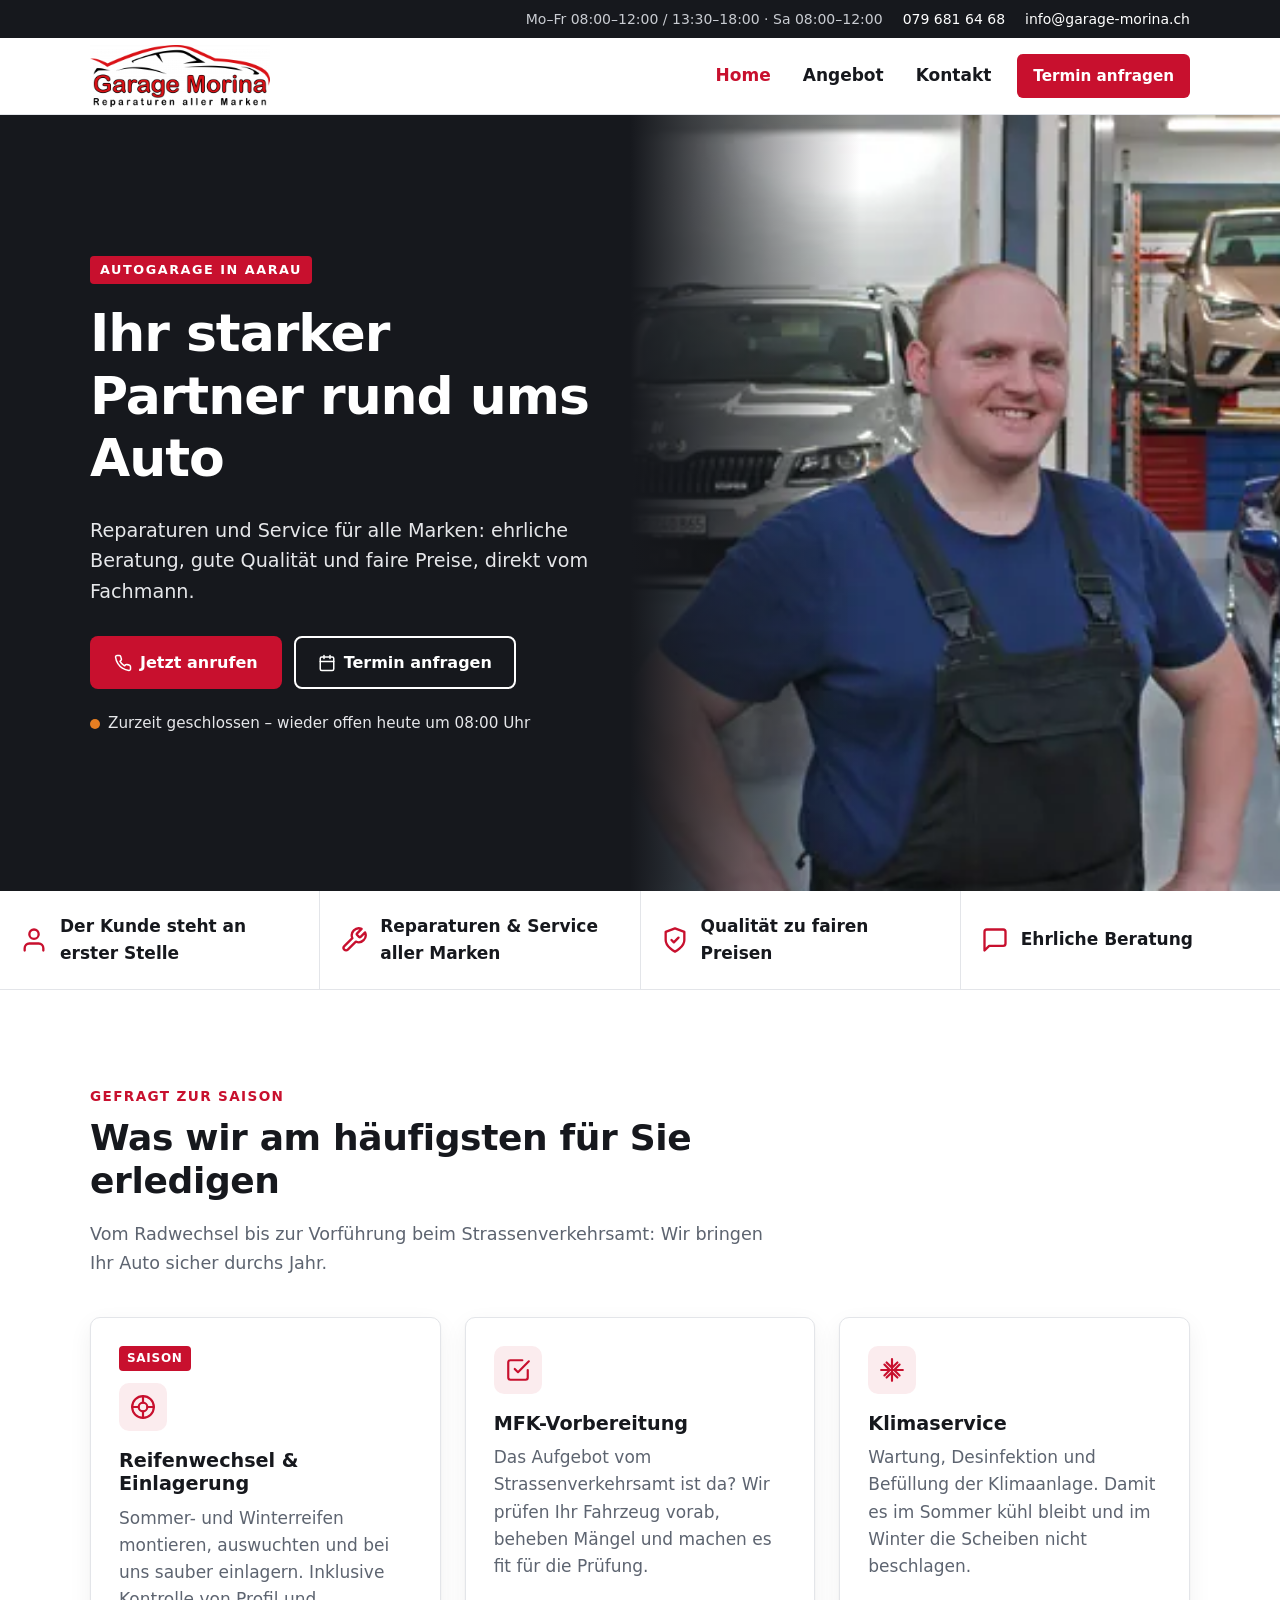
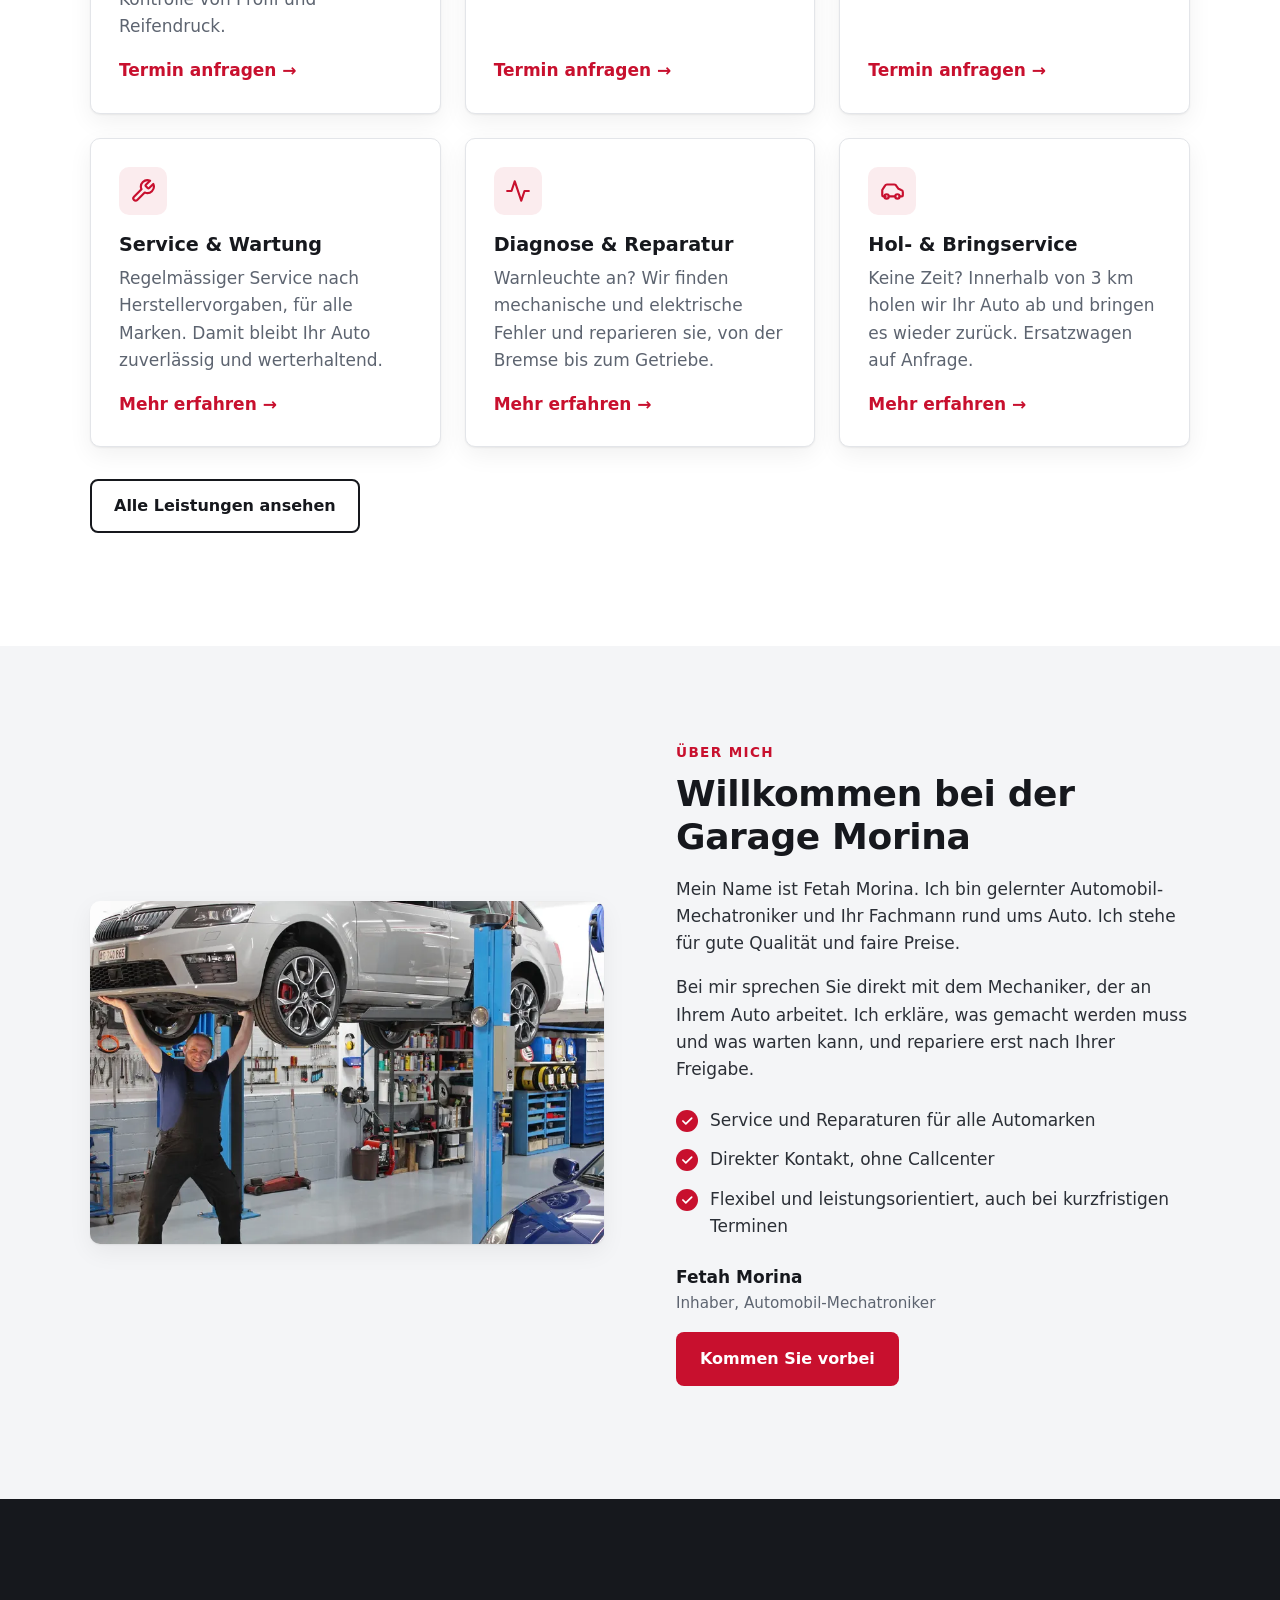
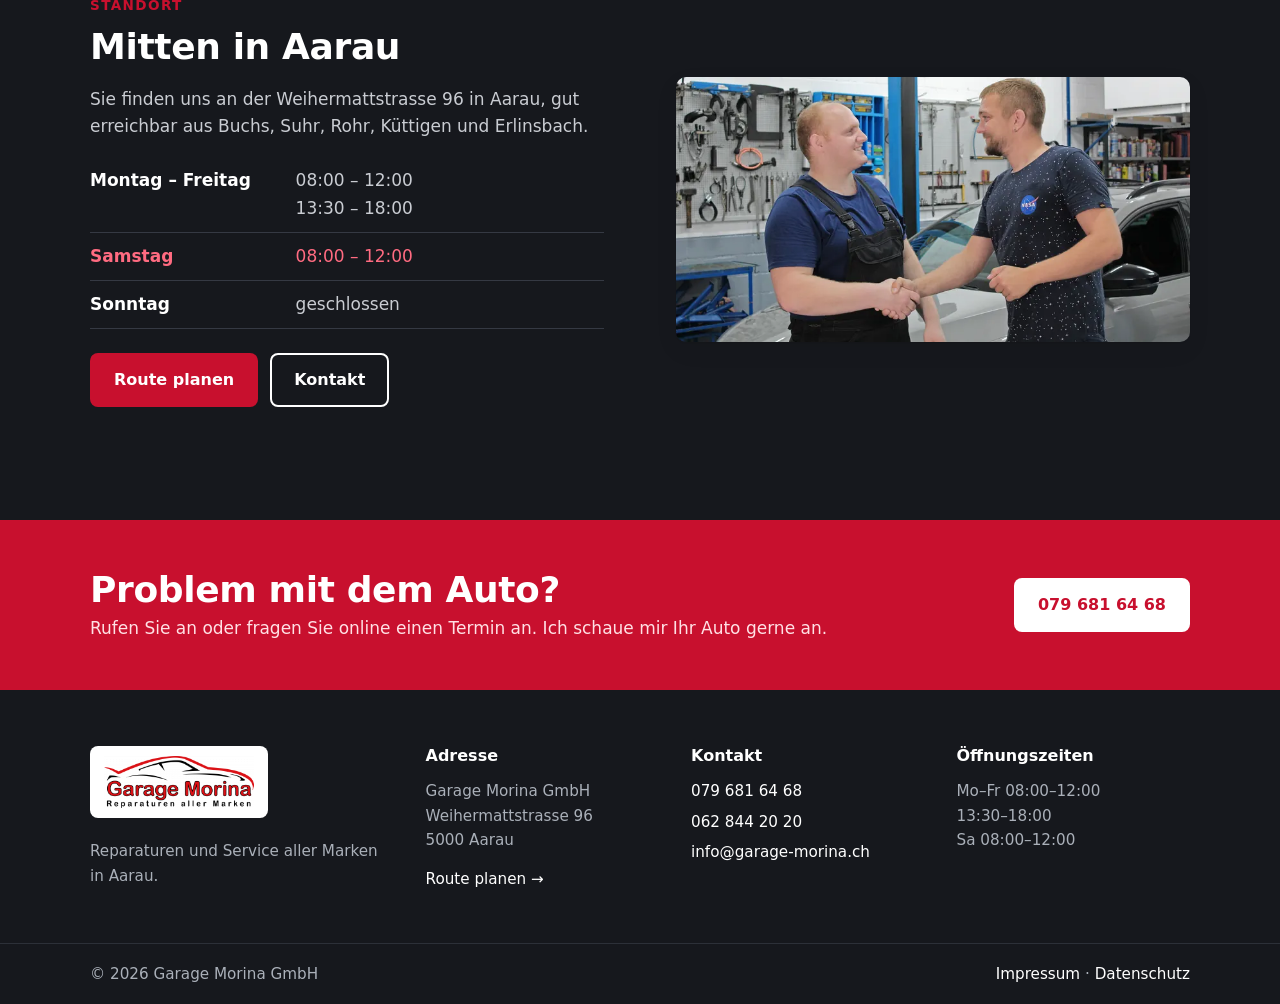
<file: news/index.html>
<!doctype html>
<html lang="de-CH">
<head>
  <meta charset="utf-8">
  <title>Weiterleitung – Garage Morina</title>
  <link rel="canonical" href="https://www.garage-morina.ch/">
  <meta name="robots" content="noindex">
  <meta http-equiv="refresh" content="0; url=../">
</head>
<body>
  <p>Diese Seite ist umgezogen: <a href="../">weiter</a>.</p>
</body>
</html>
</file>
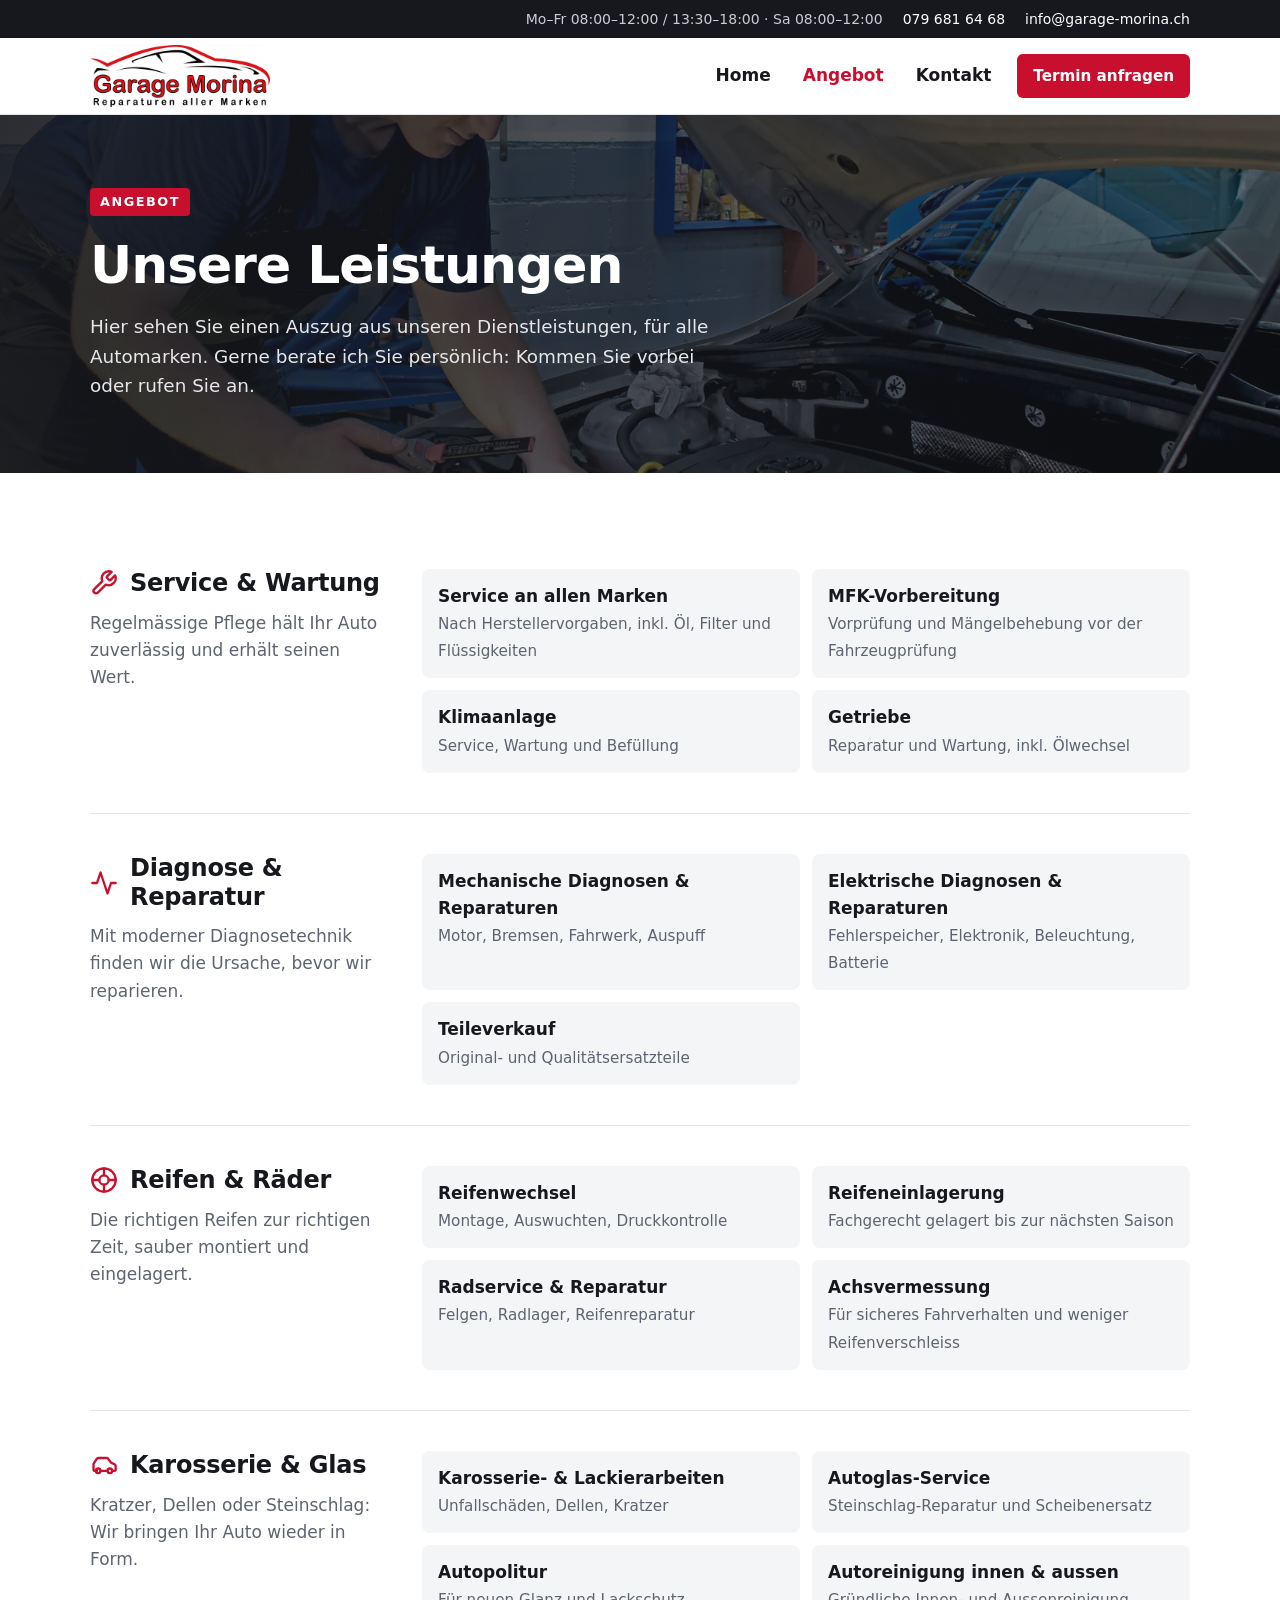
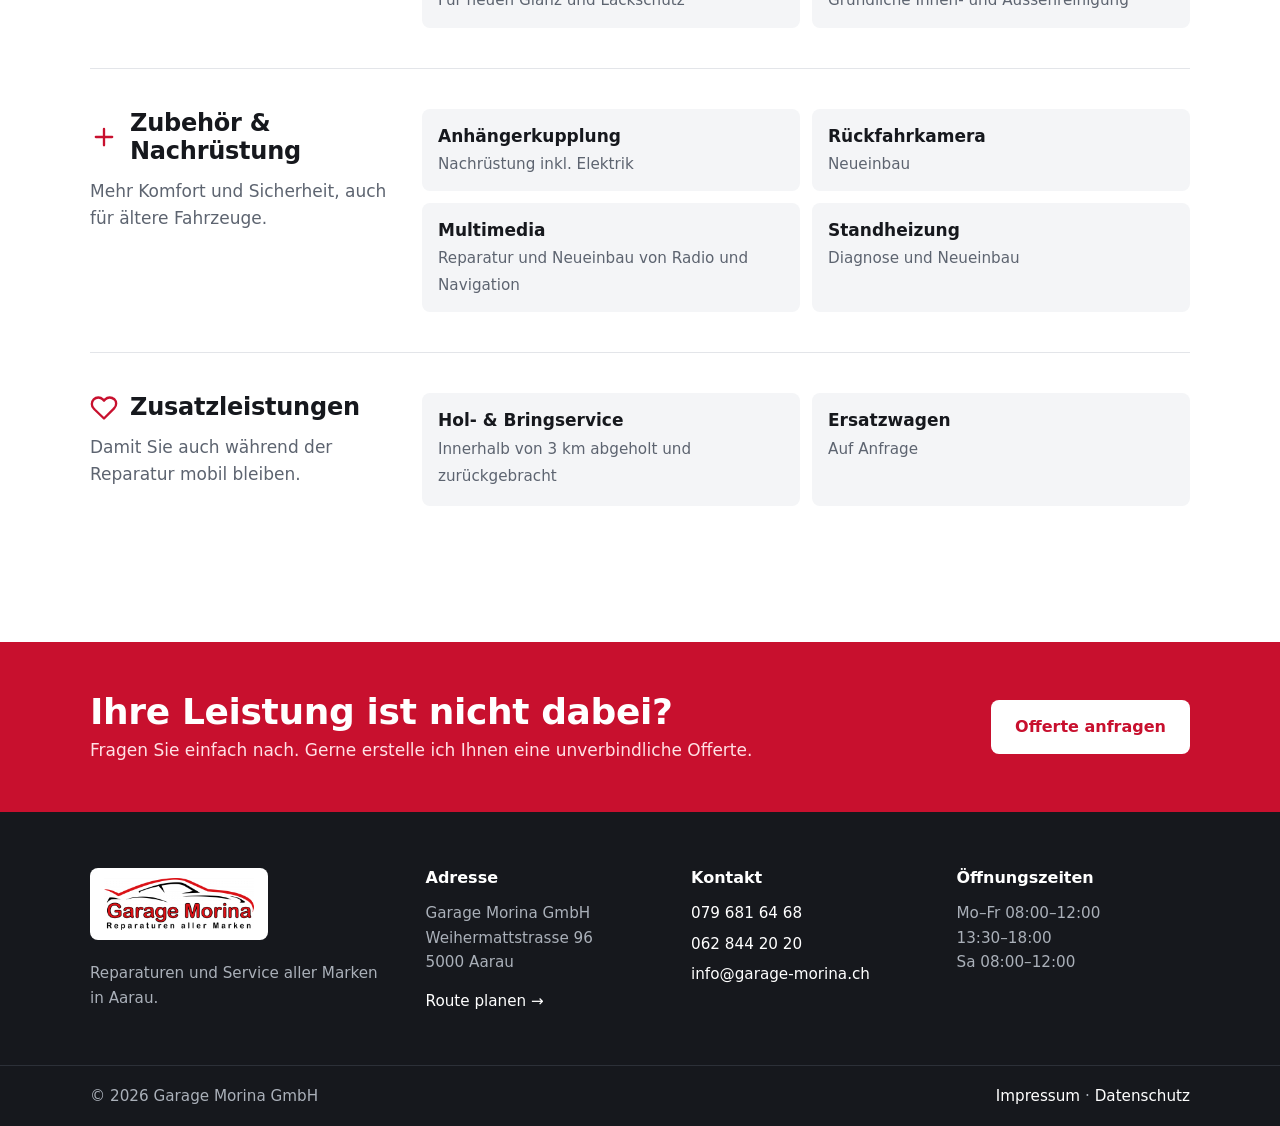
<file: angebot.html>
<!doctype html>
<html lang="de-CH">
<head>
  <meta charset="utf-8">
  <meta name="viewport" content="width=device-width, initial-scale=1">
  <title>Leistungen – Garage Morina Aarau | Service, Reparatur, Reifen</title>
  <meta name="description" content="Alle Leistungen der Garage Morina in Aarau: Service und Wartung, Diagnose und Reparatur, Reifenwechsel und Einlagerung, Karosserie, Autoglas, Nachrüstungen sowie Hol- und Bringservice.">
  <link rel="canonical" href="https://www.garage-morina.ch/angebot.html">
  <meta property="og:type" content="website">
  <meta property="og:locale" content="de_CH">
  <meta property="og:site_name" content="Garage Morina">
  <meta property="og:title" content="Leistungen – Garage Morina Aarau | Service, Reparatur, Reifen">
  <meta property="og:description" content="Alle Leistungen der Garage Morina in Aarau: Service und Wartung, Diagnose und Reparatur, Reifenwechsel und Einlagerung, Karosserie, Autoglas, Nachrüstungen sowie Hol- und Bringservice.">
  <meta property="og:url" content="https://www.garage-morina.ch/angebot.html">
  <meta property="og:image" content="https://www.garage-morina.ch/assets/img/banner-1600.webp">
  <meta name="theme-color" content="#16181d">
  <link rel="icon" href="assets/img/favicon-32.png" sizes="32x32">
  <link rel="icon" href="assets/img/icon-192.png" sizes="192x192">
  <link rel="apple-touch-icon" href="assets/img/apple-touch-icon.png">
  <link rel="stylesheet" href="assets/css/style.css">
</head>
<body>
  <a class="skip" href="#main">Zum Inhalt springen</a>

  <div class="topbar">
    <div class="wrap">
      <span data-cms="hours-short">Mo–Fr 08:00–12:00 / 13:30–18:00 · Sa 08:00–12:00</span>
      <a href="tel:+41796816468" data-cms="phone-mobile">079 681 64 68</a>
      <a href="mailto:info@garage-morina.ch" data-cms="email">info@garage-morina.ch</a>
    </div>
  </div>

  <header class="site-header">
    <div class="wrap">
      <a class="brand" href="./" aria-label="Garage Morina – Startseite"><img src="assets/img/logo.png" alt="Garage Morina – Reparaturen aller Marken" width="240" height="83"></a>
      <button class="nav-toggle" aria-expanded="false" aria-controls="nav" aria-label="Menü"><span></span></button>
      <nav class="nav" id="nav" aria-label="Hauptnavigation">
        <a href="./">Home</a>
        <a href="angebot.html" aria-current="page">Angebot</a>
        <a href="kontakt.html">Kontakt</a>
        <a class="btn btn-primary btn-sm" href="kontakt.html#termin">Termin anfragen</a>
      </nav>
    </div>
  </header>

  <div class="notice notice-closure" data-closure-notice hidden>
    <div class="wrap"><span data-closure-text></span></div>
  </div>

  <div class="notice" data-season-notice hidden>
    <div class="wrap"><span data-season-text></span> <a href="kontakt.html#termin">Termin anfragen →</a></div>
    <button class="season-fab" type="button" data-season-fab aria-expanded="false" aria-controls="season-pop">
      <svg class="season-fab-tyre" viewBox="0 0 24 24" fill="none" stroke="currentColor" stroke-width="2" stroke-linecap="round" stroke-linejoin="round" aria-hidden="true"><circle cx="12" cy="12" r="10"/><circle cx="12" cy="12" r="5.5"/><circle cx="12" cy="12" r="1.5"/><path d="M12 2v2.5M12 19.5V22M2 12h2.5M19.5 12H22M4.9 4.9l1.8 1.8M17.3 17.3l1.8 1.8M4.9 19.1l1.8-1.8M17.3 6.7l1.8-1.8"/></svg>
      <span class="season-fab-badge" aria-hidden="true">
        <svg class="i-winter" viewBox="0 0 24 24" fill="none" stroke="currentColor" stroke-width="2.5" stroke-linecap="round" stroke-linejoin="round"><path d="M12 2v20M3.3 7l17.4 10M3.3 17L20.7 7M9 4l3 2 3-2M9 20l3-2 3 2"/></svg>
        <svg class="i-summer" viewBox="0 0 24 24" fill="none" stroke="currentColor" stroke-width="2.5" stroke-linecap="round" stroke-linejoin="round"><circle cx="12" cy="12" r="4"/><path d="M12 2v2M12 20v2M2 12h2M20 12h2M4.9 4.9l1.4 1.4M17.7 17.7l1.4 1.4M4.9 19.1l1.4-1.4M17.7 6.3l1.4-1.4"/></svg>
      </span>
    </button>
    <div class="season-pop" id="season-pop" role="dialog" aria-labelledby="season-pop-title" hidden>
      <button class="season-pop-close" type="button" aria-label="Schliessen" data-season-close>&times;</button>
      <strong id="season-pop-title" data-season-title></strong>
      <p data-season-body></p>
      <a class="btn btn-primary btn-sm" href="kontakt.html#termin">Termin anfragen →</a>
    </div>
  </div>

  <main id="main">
    <section class="page-hero">
      <picture>
        <source media="(max-width: 800px)" srcset="assets/img/angebot-800.webp">
        <img src="assets/img/angebot-1600.webp" alt="" width="1600" height="946" fetchpriority="high">
      </picture>
      <div class="wrap">
        <span class="eyebrow">Angebot</span>
        <h1>Unsere Leistungen</h1>
        <p>Hier sehen Sie einen Auszug aus unseren Dienstleistungen, für alle Automarken. Gerne berate ich Sie persönlich: Kommen Sie vorbei oder rufen Sie an.</p>
      </div>
    </section>

    <section class="section">
      <div class="wrap">

        <div class="service-group" id="service">
          <div>
            <h2><svg viewBox="0 0 24 24" fill="none" stroke="currentColor" stroke-width="2" stroke-linecap="round" stroke-linejoin="round" aria-hidden="true"><path d="M14.7 6.3a1 1 0 0 0 0 1.4l1.6 1.6a1 1 0 0 0 1.4 0l3.8-3.8a6 6 0 0 1-7.9 7.9l-6.9 6.9a2.1 2.1 0 0 1-3-3l6.9-6.9a6 6 0 0 1 7.9-7.9z"/></svg>Service &amp; Wartung</h2>
            <p>Regelmässige Pflege hält Ihr Auto zuverlässig und erhält seinen Wert.</p>
          </div>
          <ul class="service-list">
            <li><strong>Service an allen Marken</strong><span>Nach Herstellervorgaben, inkl. Öl, Filter und Flüssigkeiten</span></li>
            <li><strong>MFK-Vorbereitung</strong><span>Vorprüfung und Mängelbehebung vor der Fahrzeugprüfung</span></li>
            <li><strong>Klimaanlage</strong><span>Service, Wartung und Befüllung</span></li>
            <li><strong>Getriebe</strong><span>Reparatur und Wartung, inkl. Ölwechsel</span></li>
          </ul>
        </div>

        <div class="service-group" id="diagnose">
          <div>
            <h2><svg viewBox="0 0 24 24" fill="none" stroke="currentColor" stroke-width="2" stroke-linecap="round" stroke-linejoin="round" aria-hidden="true"><path d="M22 12h-4l-3 9L9 3l-3 9H2"/></svg>Diagnose &amp; Reparatur</h2>
            <p>Mit moderner Diagnosetechnik finden wir die Ursache, bevor wir reparieren.</p>
          </div>
          <ul class="service-list">
            <li><strong>Mechanische Diagnosen &amp; Reparaturen</strong><span>Motor, Bremsen, Fahrwerk, Auspuff</span></li>
            <li><strong>Elektrische Diagnosen &amp; Reparaturen</strong><span>Fehlerspeicher, Elektronik, Beleuchtung, Batterie</span></li>
            <li><strong>Teileverkauf</strong><span>Original- und Qualitätsersatzteile</span></li>
          </ul>
        </div>

        <div class="service-group" id="reifen">
          <div>
            <h2><svg viewBox="0 0 24 24" fill="none" stroke="currentColor" stroke-width="2" stroke-linecap="round" stroke-linejoin="round" aria-hidden="true"><circle cx="12" cy="12" r="10"/><circle cx="12" cy="12" r="4"/><path d="M12 2v6M12 16v6M2 12h6M16 12h6"/></svg>Reifen &amp; Räder</h2>
            <p>Die richtigen Reifen zur richtigen Zeit, sauber montiert und eingelagert.</p>
          </div>
          <ul class="service-list">
            <li><strong>Reifenwechsel</strong><span>Montage, Auswuchten, Druckkontrolle</span></li>
            <li><strong>Reifeneinlagerung</strong><span>Fachgerecht gelagert bis zur nächsten Saison</span></li>
            <li><strong>Radservice &amp; Reparatur</strong><span>Felgen, Radlager, Reifenreparatur</span></li>
            <li><strong>Achsvermessung</strong><span>Für sicheres Fahrverhalten und weniger Reifenverschleiss</span></li>
          </ul>
        </div>

        <div class="service-group" id="karosserie">
          <div>
            <h2><svg viewBox="0 0 24 24" fill="none" stroke="currentColor" stroke-width="2" stroke-linecap="round" stroke-linejoin="round" aria-hidden="true"><path d="M19 17h2c.6 0 1-.4 1-1v-3c0-.9-.7-1.7-1.5-1.9L18 10l-2.7-3.6A2 2 0 0 0 13.7 6H7.3a2 2 0 0 0-1.7 1L3 11.1V16c0 .6.4 1 1 1h2"/><circle cx="7" cy="17" r="2"/><circle cx="17" cy="17" r="2"/><path d="M9 17h6"/></svg>Karosserie &amp; Glas</h2>
            <p>Kratzer, Dellen oder Steinschlag: Wir bringen Ihr Auto wieder in Form.</p>
          </div>
          <ul class="service-list">
            <li><strong>Karosserie- &amp; Lackierarbeiten</strong><span>Unfallschäden, Dellen, Kratzer</span></li>
            <li><strong>Autoglas-Service</strong><span>Steinschlag-Reparatur und Scheibenersatz</span></li>
            <li><strong>Autopolitur</strong><span>Für neuen Glanz und Lackschutz</span></li>
            <li><strong>Autoreinigung innen &amp; aussen</strong><span>Gründliche Innen- und Aussenreinigung</span></li>
          </ul>
        </div>

        <div class="service-group" id="nachruestung">
          <div>
            <h2><svg viewBox="0 0 24 24" fill="none" stroke="currentColor" stroke-width="2" stroke-linecap="round" stroke-linejoin="round" aria-hidden="true"><path d="M12 5v14M5 12h14"/></svg>Zubehör &amp; Nachrüstung</h2>
            <p>Mehr Komfort und Sicherheit, auch für ältere Fahrzeuge.</p>
          </div>
          <ul class="service-list">
            <li><strong>Anhängerkupplung</strong><span>Nachrüstung inkl. Elektrik</span></li>
            <li><strong>Rückfahrkamera</strong><span>Neueinbau</span></li>
            <li><strong>Multimedia</strong><span>Reparatur und Neueinbau von Radio und Navigation</span></li>
            <li><strong>Standheizung</strong><span>Diagnose und Neueinbau</span></li>
          </ul>
        </div>

        <div class="service-group" id="extras">
          <div>
            <h2><svg viewBox="0 0 24 24" fill="none" stroke="currentColor" stroke-width="2" stroke-linecap="round" stroke-linejoin="round" aria-hidden="true"><path d="M20.8 4.6a5.5 5.5 0 0 0-7.8 0L12 5.7l-1-1.1a5.5 5.5 0 0 0-7.8 7.8l1 1.1L12 21l7.8-7.8 1-1.1a5.5 5.5 0 0 0 0-7.8z"/></svg>Zusatzleistungen</h2>
            <p>Damit Sie auch während der Reparatur mobil bleiben.</p>
          </div>
          <ul class="service-list">
            <li><strong>Hol- &amp; Bringservice</strong><span>Innerhalb von 3 km abgeholt und zurückgebracht</span></li>
            <li><strong>Ersatzwagen</strong><span>Auf Anfrage</span></li>
          </ul>
        </div>

      </div>
    </section>

    <section class="cta-band">
      <div class="wrap">
        <div>
          <h2>Ihre Leistung ist nicht dabei?</h2>
          <p>Fragen Sie einfach nach. Gerne erstelle ich Ihnen eine unverbindliche Offerte.</p>
        </div>
        <a class="btn btn-primary" href="kontakt.html#termin">Offerte anfragen</a>
      </div>
    </section>
  </main>

  <footer class="site-footer">
    <div class="wrap">
      <div>
        <span class="footer-logo"><img src="assets/img/logo.png" alt="Garage Morina" width="240" height="83" loading="lazy"></span>
        <p>Reparaturen und Service aller Marken in Aarau.</p>
      </div>
      <div>
        <h3>Adresse</h3>
        <p>Garage Morina GmbH<br>Weihermattstrasse 96<br>5000 Aarau</p>
        <a href="https://www.google.com/maps/dir/?api=1&amp;destination=Garage+Morina+Weihermattstrasse+96+5000+Aarau" target="_blank" rel="noopener">Route planen →</a>
      </div>
      <div>
        <h3>Kontakt</h3>
        <ul>
          <li><a href="tel:+41796816468" data-cms="phone-mobile">079 681 64 68</a></li>
          <li><a href="tel:+41628442020" data-cms="phone-landline">062 844 20 20</a></li>
          <li><a href="mailto:info@garage-morina.ch" data-cms="email">info@garage-morina.ch</a></li>
        </ul>
      </div>
      <div>
        <h3>Öffnungszeiten</h3>
        <p data-cms="hours-footer">Mo–Fr 08:00–12:00<br>13:30–18:00<br>Sa 08:00–12:00</p>
      </div>
    </div>
    <div class="footer-bottom">
      <div class="wrap">
        <span>© <span data-year>2026</span> Garage Morina GmbH</span>
        <span><a href="impressum.html">Impressum</a> · <a href="datenschutz.html">Datenschutz</a></span>
      </div>
    </div>
  </footer>

  <nav class="callbar" aria-label="Schnellkontakt">
    <a href="tel:+41796816468" data-cms-href="phone-mobile"><svg viewBox="0 0 24 24" fill="none" stroke="currentColor" stroke-width="2" stroke-linecap="round" stroke-linejoin="round" aria-hidden="true"><path d="M22 16.9v3a2 2 0 0 1-2.2 2 19.8 19.8 0 0 1-8.6-3.1 19.5 19.5 0 0 1-6-6A19.8 19.8 0 0 1 2.1 4.2 2 2 0 0 1 4.1 2h3a2 2 0 0 1 2 1.7c.1.9.4 1.8.7 2.7a2 2 0 0 1-.5 2.1L8 9.8a16 16 0 0 0 6 6l1.3-1.3a2 2 0 0 1 2.1-.4c.9.3 1.8.6 2.7.7a2 2 0 0 1 1.7 2z"/></svg>Anrufen</a>
    <a href="kontakt.html#termin"><svg viewBox="0 0 24 24" fill="none" stroke="currentColor" stroke-width="2" stroke-linecap="round" stroke-linejoin="round" aria-hidden="true"><rect x="3" y="4" width="18" height="18" rx="2"/><path d="M16 2v4M8 2v4M3 10h18"/></svg>Termin</a>
  </nav>

  <script src="assets/js/content.js" defer></script>
  <script src="assets/js/main.js" defer></script>
</body>
</html>
</file>
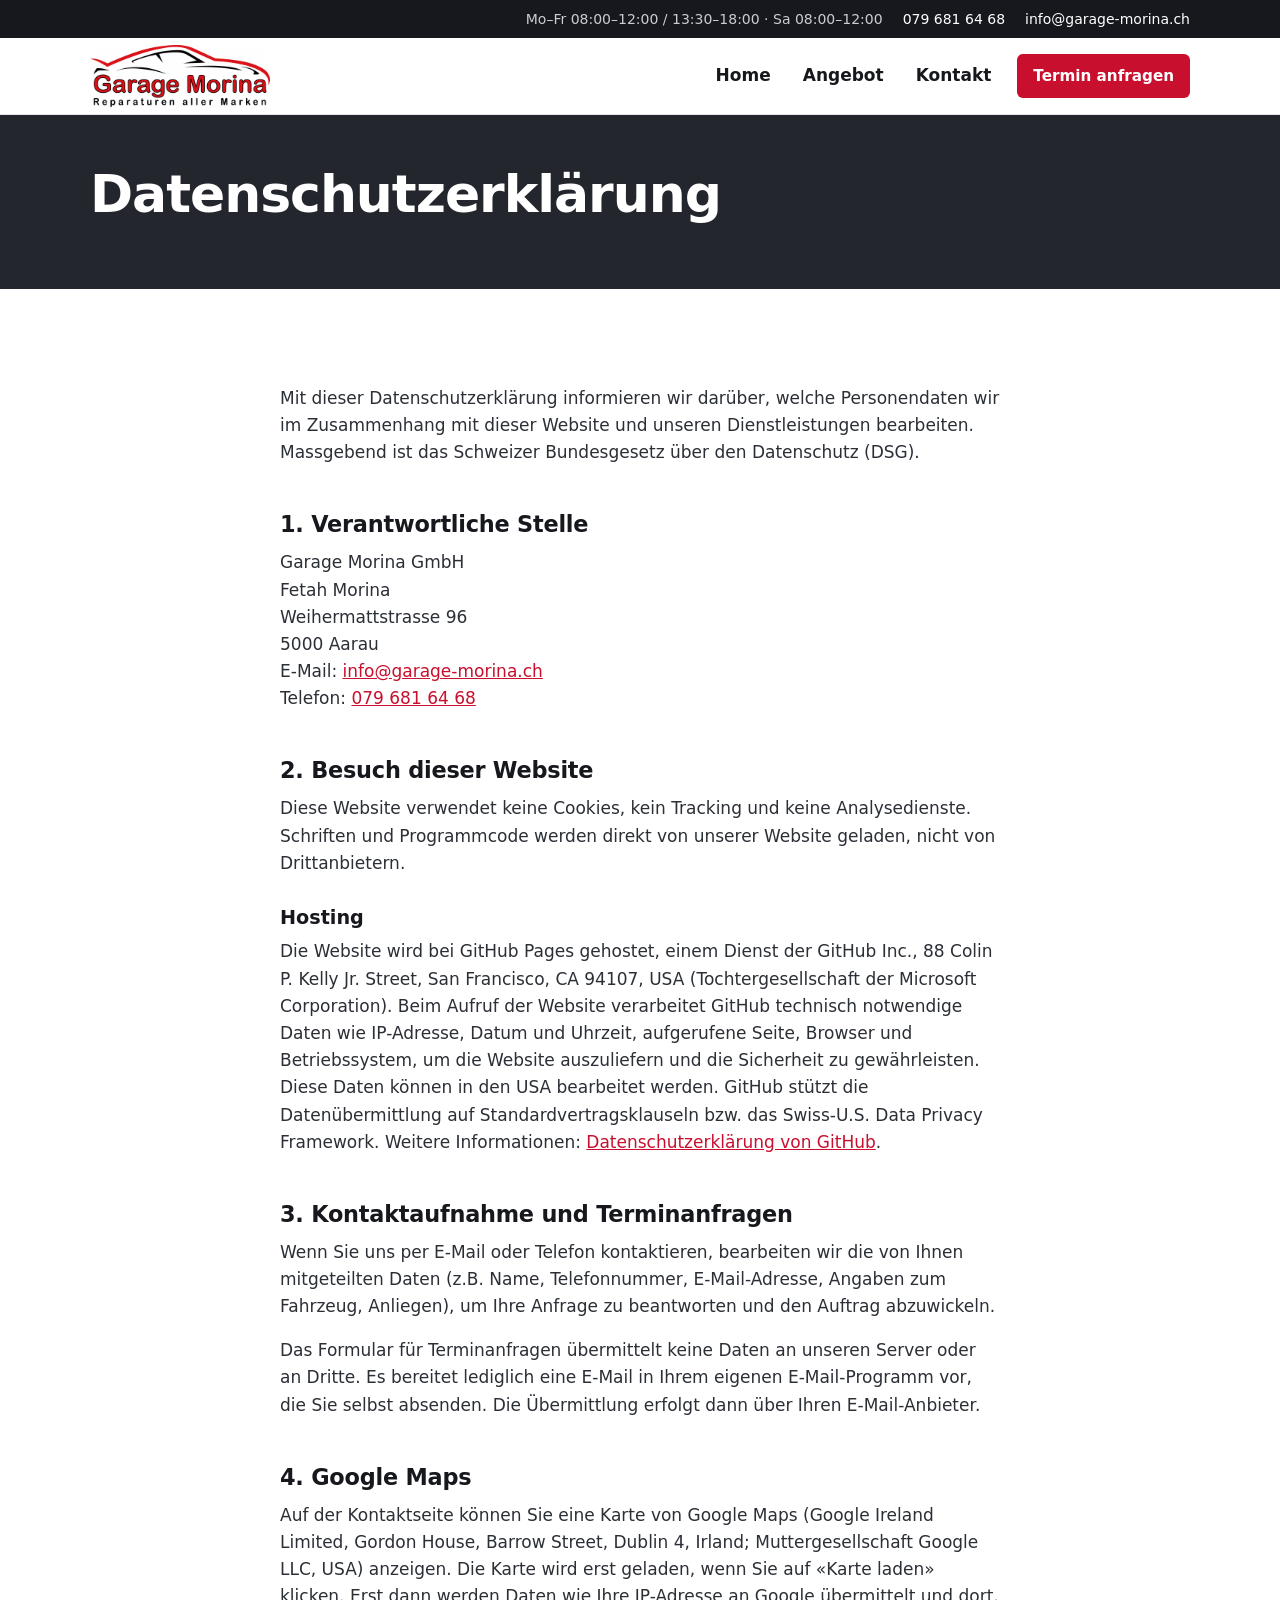
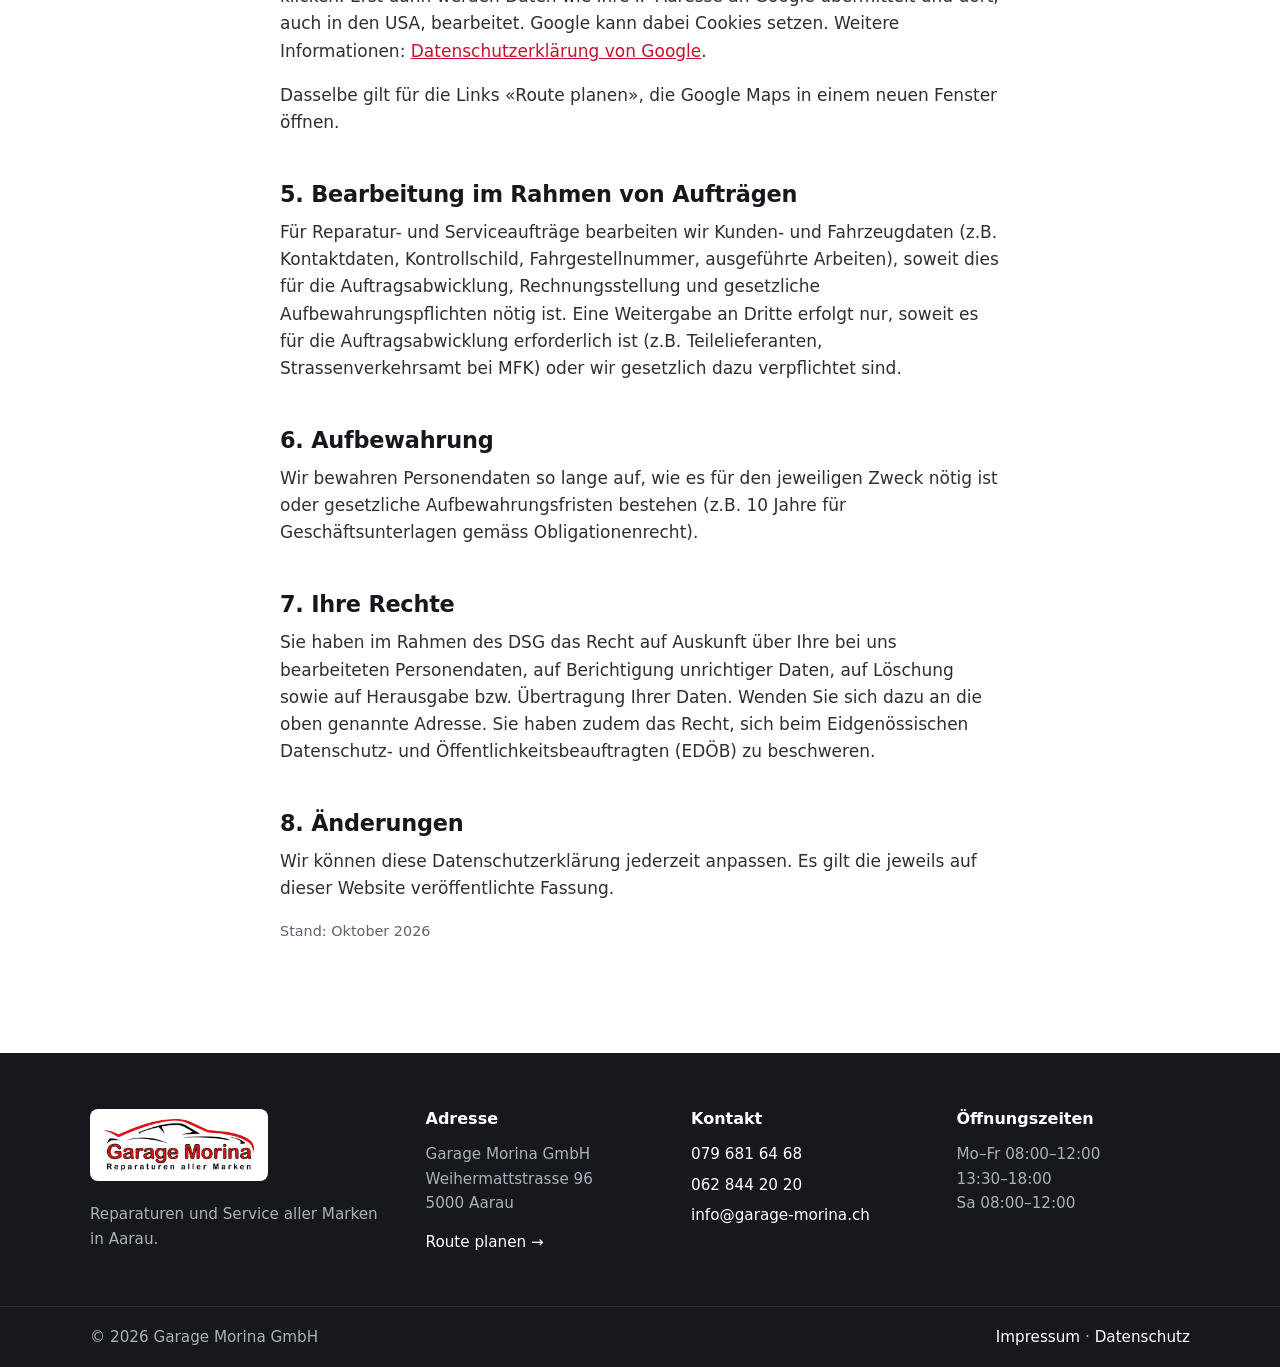
<file: datenschutz.html>
<!doctype html>
<html lang="de-CH">
<head>
  <meta charset="utf-8">
  <meta name="viewport" content="width=device-width, initial-scale=1">
  <title>Datenschutzerklärung – Garage Morina GmbH</title>
  <meta name="description" content="Datenschutzerklärung der Garage Morina GmbH gemäss Schweizer Datenschutzgesetz (DSG).">
  <link rel="canonical" href="https://www.garage-morina.ch/datenschutz.html">
  <meta property="og:type" content="website">
  <meta property="og:locale" content="de_CH">
  <meta property="og:site_name" content="Garage Morina">
  <meta property="og:title" content="Datenschutzerklärung – Garage Morina GmbH">
  <meta property="og:description" content="Datenschutzerklärung der Garage Morina GmbH gemäss Schweizer Datenschutzgesetz (DSG).">
  <meta property="og:url" content="https://www.garage-morina.ch/datenschutz.html">
  <meta property="og:image" content="https://www.garage-morina.ch/assets/img/banner-1600.webp">
  <meta name="theme-color" content="#16181d">
  <link rel="icon" href="assets/img/favicon-32.png" sizes="32x32">
  <link rel="icon" href="assets/img/icon-192.png" sizes="192x192">
  <link rel="apple-touch-icon" href="assets/img/apple-touch-icon.png">
  <link rel="stylesheet" href="assets/css/style.css">
</head>
<body>
  <a class="skip" href="#main">Zum Inhalt springen</a>

  <div class="topbar">
    <div class="wrap">
      <span data-cms="hours-short">Mo–Fr 08:00–12:00 / 13:30–18:00 · Sa 08:00–12:00</span>
      <a href="tel:+41796816468" data-cms="phone-mobile">079 681 64 68</a>
      <a href="mailto:info@garage-morina.ch" data-cms="email">info@garage-morina.ch</a>
    </div>
  </div>

  <header class="site-header">
    <div class="wrap">
      <a class="brand" href="./" aria-label="Garage Morina – Startseite"><img src="assets/img/logo.png" alt="Garage Morina – Reparaturen aller Marken" width="240" height="83"></a>
      <button class="nav-toggle" aria-expanded="false" aria-controls="nav" aria-label="Menü"><span></span></button>
      <nav class="nav" id="nav" aria-label="Hauptnavigation">
        <a href="./">Home</a>
        <a href="angebot.html">Angebot</a>
        <a href="kontakt.html">Kontakt</a>
        <a class="btn btn-primary btn-sm" href="kontakt.html#termin">Termin anfragen</a>
      </nav>
    </div>
  </header>

  <div class="notice notice-closure" data-closure-notice hidden>
    <div class="wrap"><span data-closure-text></span></div>
  </div>

  <div class="notice" data-season-notice hidden>
    <div class="wrap"><span data-season-text></span> <a href="kontakt.html#termin">Termin anfragen →</a></div>
    <button class="season-fab" type="button" data-season-fab aria-expanded="false" aria-controls="season-pop">
      <svg class="season-fab-tyre" viewBox="0 0 24 24" fill="none" stroke="currentColor" stroke-width="2" stroke-linecap="round" stroke-linejoin="round" aria-hidden="true"><circle cx="12" cy="12" r="10"/><circle cx="12" cy="12" r="5.5"/><circle cx="12" cy="12" r="1.5"/><path d="M12 2v2.5M12 19.5V22M2 12h2.5M19.5 12H22M4.9 4.9l1.8 1.8M17.3 17.3l1.8 1.8M4.9 19.1l1.8-1.8M17.3 6.7l1.8-1.8"/></svg>
      <span class="season-fab-badge" aria-hidden="true">
        <svg class="i-winter" viewBox="0 0 24 24" fill="none" stroke="currentColor" stroke-width="2.5" stroke-linecap="round" stroke-linejoin="round"><path d="M12 2v20M3.3 7l17.4 10M3.3 17L20.7 7M9 4l3 2 3-2M9 20l3-2 3 2"/></svg>
        <svg class="i-summer" viewBox="0 0 24 24" fill="none" stroke="currentColor" stroke-width="2.5" stroke-linecap="round" stroke-linejoin="round"><circle cx="12" cy="12" r="4"/><path d="M12 2v2M12 20v2M2 12h2M20 12h2M4.9 4.9l1.4 1.4M17.7 17.7l1.4 1.4M4.9 19.1l1.4-1.4M17.7 6.3l1.4-1.4"/></svg>
      </span>
    </button>
    <div class="season-pop" id="season-pop" role="dialog" aria-labelledby="season-pop-title" hidden>
      <button class="season-pop-close" type="button" aria-label="Schliessen" data-season-close>&times;</button>
      <strong id="season-pop-title" data-season-title></strong>
      <p data-season-body></p>
      <a class="btn btn-primary btn-sm" href="kontakt.html#termin">Termin anfragen →</a>
    </div>
  </div>

  <main id="main">
    <section class="page-hero plain">
      <div class="wrap">
        <h1>Datenschutzerklärung</h1>
      </div>
    </section>

    <section class="section">
      <div class="wrap prose">
        <p>Mit dieser Datenschutzerklärung informieren wir darüber, welche Personendaten wir im Zusammenhang mit dieser Website und unseren Dienstleistungen bearbeiten. Massgebend ist das Schweizer Bundesgesetz über den Datenschutz (DSG).</p>

        <h2>1. Verantwortliche Stelle</h2>
        <p>Garage Morina GmbH<br>Fetah Morina<br>Weihermattstrasse 96<br>5000 Aarau<br>
        E-Mail: <a href="mailto:info@garage-morina.ch" data-cms="email">info@garage-morina.ch</a><br>
        Telefon: <a href="tel:+41796816468" data-cms="phone-mobile">079 681 64 68</a></p>

        <h2>2. Besuch dieser Website</h2>
        <p>Diese Website verwendet keine Cookies, kein Tracking und keine Analysedienste. Schriften und Programmcode werden direkt von unserer Website geladen, nicht von Drittanbietern.</p>
        <h3>Hosting</h3>
        <p>Die Website wird bei GitHub Pages gehostet, einem Dienst der GitHub Inc., 88 Colin P. Kelly Jr. Street, San Francisco, CA 94107, USA (Tochtergesellschaft der Microsoft Corporation). Beim Aufruf der Website verarbeitet GitHub technisch notwendige Daten wie IP-Adresse, Datum und Uhrzeit, aufgerufene Seite, Browser und Betriebssystem, um die Website auszuliefern und die Sicherheit zu gewährleisten. Diese Daten können in den USA bearbeitet werden. GitHub stützt die Datenübermittlung auf Standardvertragsklauseln bzw. das Swiss-U.S. Data Privacy Framework. Weitere Informationen: <a href="https://docs.github.com/de/site-policy/privacy-policies/github-general-privacy-statement" target="_blank" rel="noopener">Datenschutzerklärung von GitHub</a>.</p>

        <h2>3. Kontaktaufnahme und Terminanfragen</h2>
        <p>Wenn Sie uns per E-Mail oder Telefon kontaktieren, bearbeiten wir die von Ihnen mitgeteilten Daten (z.B. Name, Telefonnummer, E-Mail-Adresse, Angaben zum Fahrzeug, Anliegen), um Ihre Anfrage zu beantworten und den Auftrag abzuwickeln.</p>
        <p>Das Formular für Terminanfragen übermittelt keine Daten an unseren Server oder an Dritte. Es bereitet lediglich eine E-Mail in Ihrem eigenen E-Mail-Programm vor, die Sie selbst absenden. Die Übermittlung erfolgt dann über Ihren E-Mail-Anbieter.</p>

        <h2>4. Google Maps</h2>
        <p>Auf der Kontaktseite können Sie eine Karte von Google Maps (Google Ireland Limited, Gordon House, Barrow Street, Dublin 4, Irland; Muttergesellschaft Google LLC, USA) anzeigen. Die Karte wird erst geladen, wenn Sie auf «Karte laden» klicken. Erst dann werden Daten wie Ihre IP-Adresse an Google übermittelt und dort, auch in den USA, bearbeitet. Google kann dabei Cookies setzen. Weitere Informationen: <a href="https://policies.google.com/privacy?hl=de" target="_blank" rel="noopener">Datenschutzerklärung von Google</a>.</p>
        <p>Dasselbe gilt für die Links «Route planen», die Google Maps in einem neuen Fenster öffnen.</p>

        <h2>5. Bearbeitung im Rahmen von Aufträgen</h2>
        <p>Für Reparatur- und Serviceaufträge bearbeiten wir Kunden- und Fahrzeugdaten (z.B. Kontaktdaten, Kontrollschild, Fahrgestellnummer, ausgeführte Arbeiten), soweit dies für die Auftragsabwicklung, Rechnungsstellung und gesetzliche Aufbewahrungspflichten nötig ist. Eine Weitergabe an Dritte erfolgt nur, soweit es für die Auftragsabwicklung erforderlich ist (z.B. Teilelieferanten, Strassenverkehrsamt bei MFK) oder wir gesetzlich dazu verpflichtet sind.</p>

        <h2>6. Aufbewahrung</h2>
        <p>Wir bewahren Personendaten so lange auf, wie es für den jeweiligen Zweck nötig ist oder gesetzliche Aufbewahrungsfristen bestehen (z.B. 10 Jahre für Geschäftsunterlagen gemäss Obligationenrecht).</p>

        <h2>7. Ihre Rechte</h2>
        <p>Sie haben im Rahmen des DSG das Recht auf Auskunft über Ihre bei uns bearbeiteten Personendaten, auf Berichtigung unrichtiger Daten, auf Löschung sowie auf Herausgabe bzw. Übertragung Ihrer Daten. Wenden Sie sich dazu an die oben genannte Adresse. Sie haben zudem das Recht, sich beim Eidgenössischen Datenschutz- und Öffentlichkeitsbeauftragten (EDÖB) zu beschweren.</p>

        <h2>8. Änderungen</h2>
        <p>Wir können diese Datenschutzerklärung jederzeit anpassen. Es gilt die jeweils auf dieser Website veröffentlichte Fassung.</p>
        <p class="hint">Stand: Oktober 2026</p>
      </div>
    </section>
  </main>

  <footer class="site-footer">
    <div class="wrap">
      <div>
        <span class="footer-logo"><img src="assets/img/logo.png" alt="Garage Morina" width="240" height="83" loading="lazy"></span>
        <p>Reparaturen und Service aller Marken in Aarau.</p>
      </div>
      <div>
        <h3>Adresse</h3>
        <p>Garage Morina GmbH<br>Weihermattstrasse 96<br>5000 Aarau</p>
        <a href="https://www.google.com/maps/dir/?api=1&amp;destination=Garage+Morina+Weihermattstrasse+96+5000+Aarau" target="_blank" rel="noopener">Route planen →</a>
      </div>
      <div>
        <h3>Kontakt</h3>
        <ul>
          <li><a href="tel:+41796816468" data-cms="phone-mobile">079 681 64 68</a></li>
          <li><a href="tel:+41628442020" data-cms="phone-landline">062 844 20 20</a></li>
          <li><a href="mailto:info@garage-morina.ch" data-cms="email">info@garage-morina.ch</a></li>
        </ul>
      </div>
      <div>
        <h3>Öffnungszeiten</h3>
        <p data-cms="hours-footer">Mo–Fr 08:00–12:00<br>13:30–18:00<br>Sa 08:00–12:00</p>
      </div>
    </div>
    <div class="footer-bottom">
      <div class="wrap">
        <span>© <span data-year>2026</span> Garage Morina GmbH</span>
        <span><a href="impressum.html">Impressum</a> · <a href="datenschutz.html">Datenschutz</a></span>
      </div>
    </div>
  </footer>

  <nav class="callbar" aria-label="Schnellkontakt">
    <a href="tel:+41796816468" data-cms-href="phone-mobile"><svg viewBox="0 0 24 24" fill="none" stroke="currentColor" stroke-width="2" stroke-linecap="round" stroke-linejoin="round" aria-hidden="true"><path d="M22 16.9v3a2 2 0 0 1-2.2 2 19.8 19.8 0 0 1-8.6-3.1 19.5 19.5 0 0 1-6-6A19.8 19.8 0 0 1 2.1 4.2 2 2 0 0 1 4.1 2h3a2 2 0 0 1 2 1.7c.1.9.4 1.8.7 2.7a2 2 0 0 1-.5 2.1L8 9.8a16 16 0 0 0 6 6l1.3-1.3a2 2 0 0 1 2.1-.4c.9.3 1.8.6 2.7.7a2 2 0 0 1 1.7 2z"/></svg>Anrufen</a>
    <a href="kontakt.html#termin"><svg viewBox="0 0 24 24" fill="none" stroke="currentColor" stroke-width="2" stroke-linecap="round" stroke-linejoin="round" aria-hidden="true"><rect x="3" y="4" width="18" height="18" rx="2"/><path d="M16 2v4M8 2v4M3 10h18"/></svg>Termin</a>
  </nav>

  <script src="assets/js/content.js" defer></script>
  <script src="assets/js/main.js" defer></script>
</body>
</html>
</file>
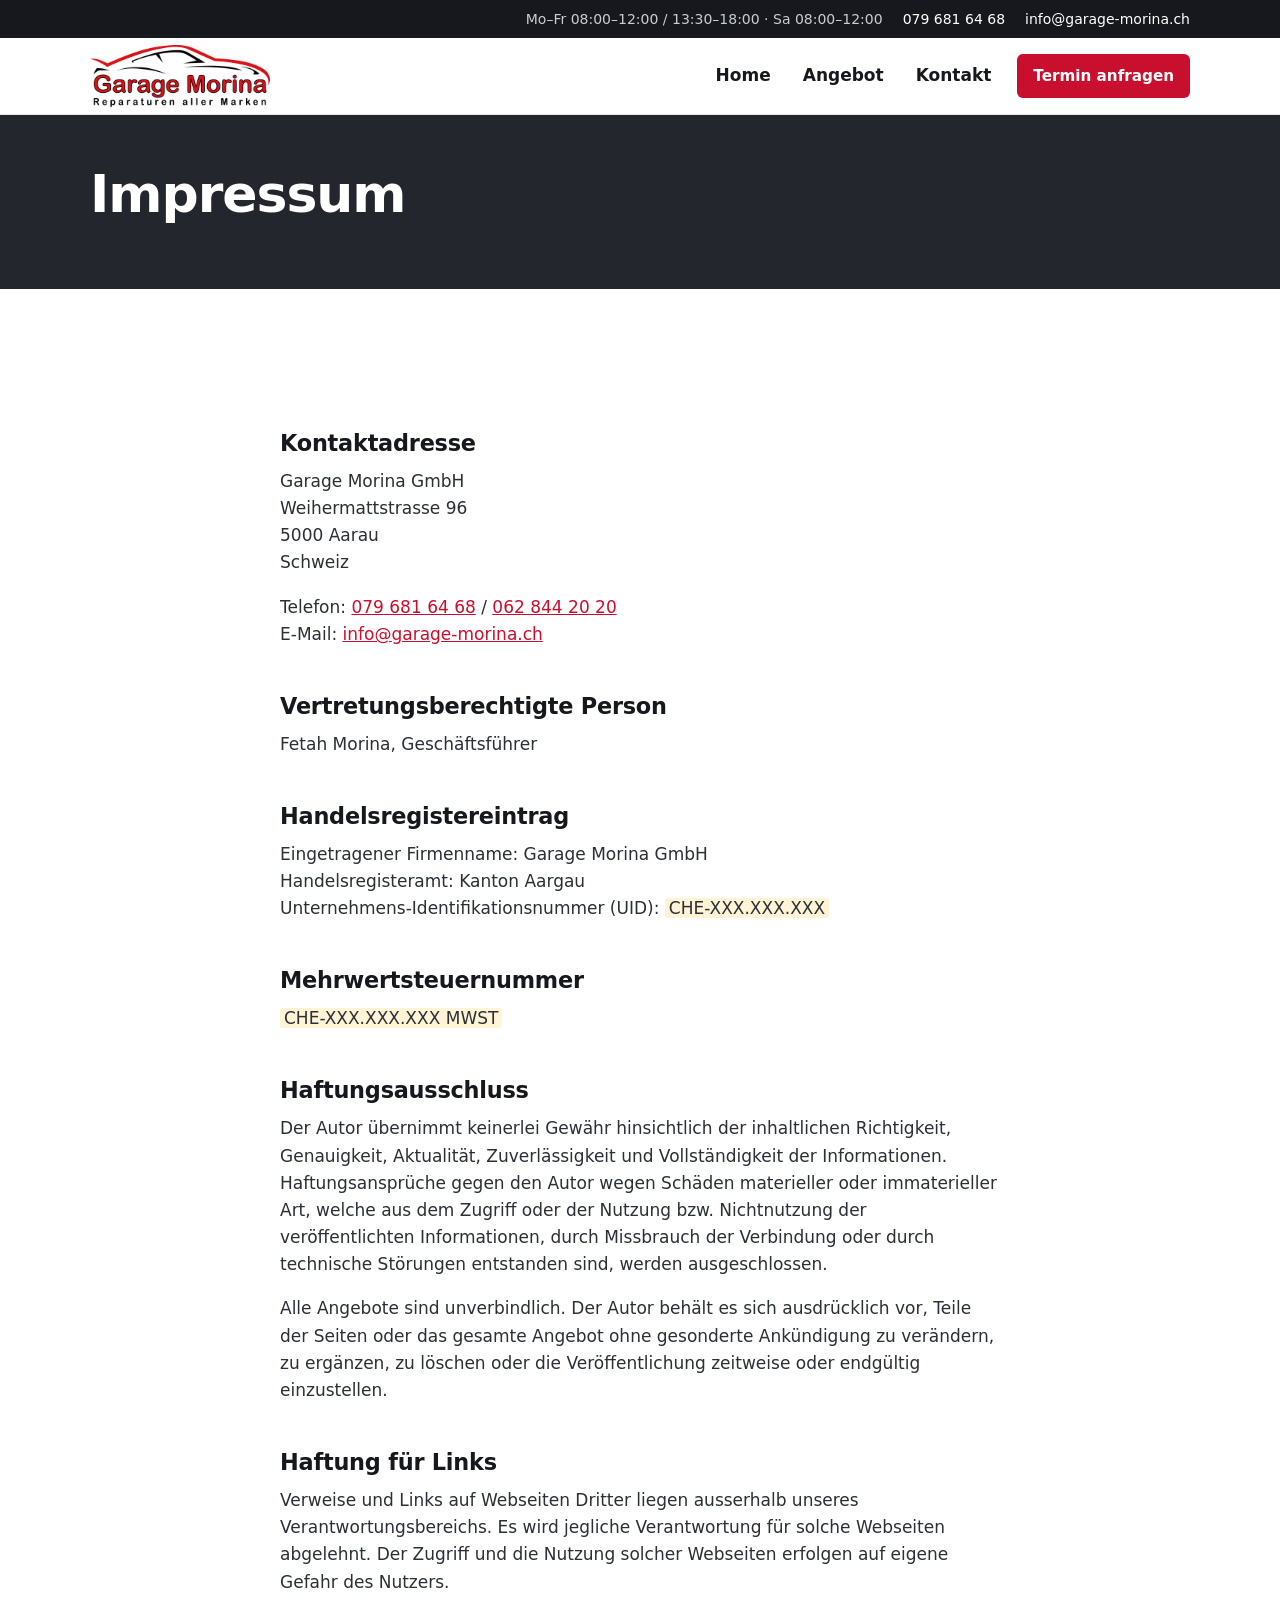
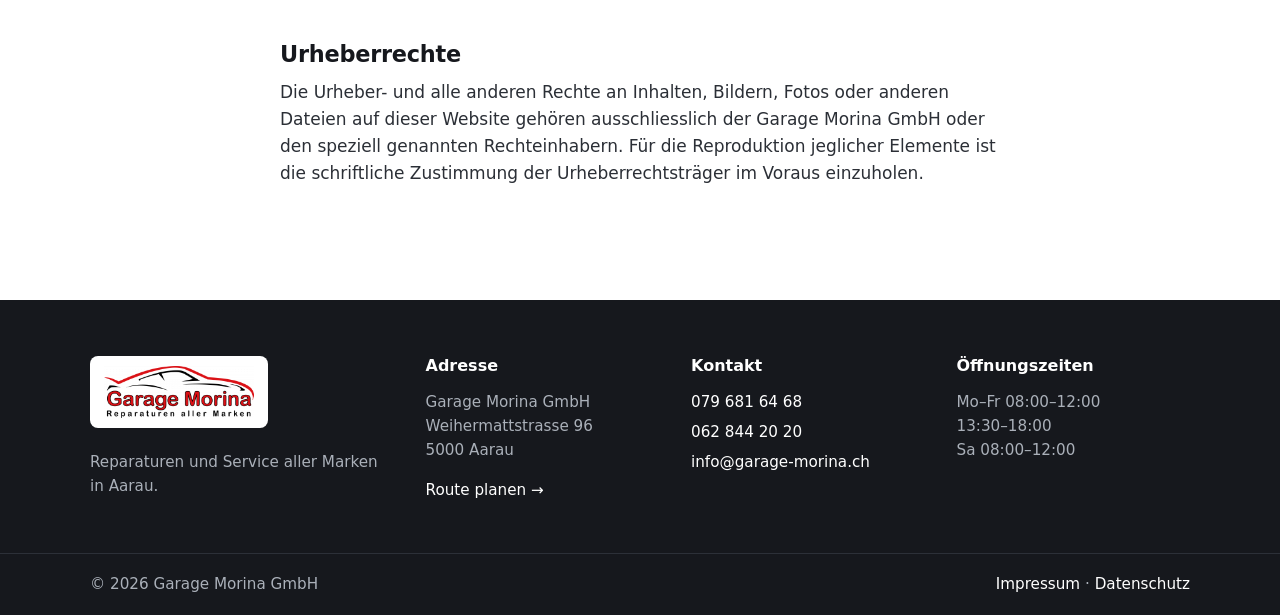
<file: impressum.html>
<!doctype html>
<html lang="de-CH">
<head>
  <meta charset="utf-8">
  <meta name="viewport" content="width=device-width, initial-scale=1">
  <title>Impressum – Garage Morina GmbH</title>
  <meta name="description" content="Impressum der Garage Morina GmbH, Weihermattstrasse 96, 5000 Aarau.">
  <link rel="canonical" href="https://www.garage-morina.ch/impressum.html">
  <meta property="og:type" content="website">
  <meta property="og:locale" content="de_CH">
  <meta property="og:site_name" content="Garage Morina">
  <meta property="og:title" content="Impressum – Garage Morina GmbH">
  <meta property="og:description" content="Impressum der Garage Morina GmbH, Weihermattstrasse 96, 5000 Aarau.">
  <meta property="og:url" content="https://www.garage-morina.ch/impressum.html">
  <meta property="og:image" content="https://www.garage-morina.ch/assets/img/banner-1600.webp">
  <meta name="theme-color" content="#16181d">
  <link rel="icon" href="assets/img/favicon-32.png" sizes="32x32">
  <link rel="icon" href="assets/img/icon-192.png" sizes="192x192">
  <link rel="apple-touch-icon" href="assets/img/apple-touch-icon.png">
  <link rel="stylesheet" href="assets/css/style.css">
</head>
<body>
  <a class="skip" href="#main">Zum Inhalt springen</a>

  <div class="topbar">
    <div class="wrap">
      <span data-cms="hours-short">Mo–Fr 08:00–12:00 / 13:30–18:00 · Sa 08:00–12:00</span>
      <a href="tel:+41796816468" data-cms="phone-mobile">079 681 64 68</a>
      <a href="mailto:info@garage-morina.ch" data-cms="email">info@garage-morina.ch</a>
    </div>
  </div>

  <header class="site-header">
    <div class="wrap">
      <a class="brand" href="./" aria-label="Garage Morina – Startseite"><img src="assets/img/logo.png" alt="Garage Morina – Reparaturen aller Marken" width="240" height="83"></a>
      <button class="nav-toggle" aria-expanded="false" aria-controls="nav" aria-label="Menü"><span></span></button>
      <nav class="nav" id="nav" aria-label="Hauptnavigation">
        <a href="./">Home</a>
        <a href="angebot.html">Angebot</a>
        <a href="kontakt.html">Kontakt</a>
        <a class="btn btn-primary btn-sm" href="kontakt.html#termin">Termin anfragen</a>
      </nav>
    </div>
  </header>

  <div class="notice notice-closure" data-closure-notice hidden>
    <div class="wrap"><span data-closure-text></span></div>
  </div>

  <div class="notice" data-season-notice hidden>
    <div class="wrap"><span data-season-text></span> <a href="kontakt.html#termin">Termin anfragen →</a></div>
    <button class="season-fab" type="button" data-season-fab aria-expanded="false" aria-controls="season-pop">
      <svg class="season-fab-tyre" viewBox="0 0 24 24" fill="none" stroke="currentColor" stroke-width="2" stroke-linecap="round" stroke-linejoin="round" aria-hidden="true"><circle cx="12" cy="12" r="10"/><circle cx="12" cy="12" r="5.5"/><circle cx="12" cy="12" r="1.5"/><path d="M12 2v2.5M12 19.5V22M2 12h2.5M19.5 12H22M4.9 4.9l1.8 1.8M17.3 17.3l1.8 1.8M4.9 19.1l1.8-1.8M17.3 6.7l1.8-1.8"/></svg>
      <span class="season-fab-badge" aria-hidden="true">
        <svg class="i-winter" viewBox="0 0 24 24" fill="none" stroke="currentColor" stroke-width="2.5" stroke-linecap="round" stroke-linejoin="round"><path d="M12 2v20M3.3 7l17.4 10M3.3 17L20.7 7M9 4l3 2 3-2M9 20l3-2 3 2"/></svg>
        <svg class="i-summer" viewBox="0 0 24 24" fill="none" stroke="currentColor" stroke-width="2.5" stroke-linecap="round" stroke-linejoin="round"><circle cx="12" cy="12" r="4"/><path d="M12 2v2M12 20v2M2 12h2M20 12h2M4.9 4.9l1.4 1.4M17.7 17.7l1.4 1.4M4.9 19.1l1.4-1.4M17.7 6.3l1.4-1.4"/></svg>
      </span>
    </button>
    <div class="season-pop" id="season-pop" role="dialog" aria-labelledby="season-pop-title" hidden>
      <button class="season-pop-close" type="button" aria-label="Schliessen" data-season-close>&times;</button>
      <strong id="season-pop-title" data-season-title></strong>
      <p data-season-body></p>
      <a class="btn btn-primary btn-sm" href="kontakt.html#termin">Termin anfragen →</a>
    </div>
  </div>

  <main id="main">
    <section class="page-hero plain">
      <div class="wrap">
        <h1>Impressum</h1>
      </div>
    </section>

    <section class="section">
      <div class="wrap prose">
        <h2>Kontaktadresse</h2>
        <p>Garage Morina GmbH<br>Weihermattstrasse 96<br>5000 Aarau<br>Schweiz</p>
        <p>Telefon: <a href="tel:+41796816468" data-cms="phone-mobile">079 681 64 68</a> / <a href="tel:+41628442020" data-cms="phone-landline">062 844 20 20</a><br>
        E-Mail: <a href="mailto:info@garage-morina.ch" data-cms="email">info@garage-morina.ch</a></p>

        <h2>Vertretungsberechtigte Person</h2>
        <p>Fetah Morina, Geschäftsführer</p>

        <h2>Handelsregistereintrag</h2>
        <p>Eingetragener Firmenname: Garage Morina GmbH<br>
        Handelsregisteramt: Kanton Aargau<br>
        <!-- TODO: UID aus zefix.ch eintragen -->
        Unternehmens-Identifikationsnummer (UID): <span class="todo">CHE-XXX.XXX.XXX</span></p>

        <h2>Mehrwertsteuernummer</h2>
        <!-- TODO: MWST-Nummer eintragen oder Abschnitt entfernen, falls nicht MWST-pflichtig -->
        <p><span class="todo">CHE-XXX.XXX.XXX MWST</span></p>

        <h2>Haftungsausschluss</h2>
        <p>Der Autor übernimmt keinerlei Gewähr hinsichtlich der inhaltlichen Richtigkeit, Genauigkeit, Aktualität, Zuverlässigkeit und Vollständigkeit der Informationen. Haftungsansprüche gegen den Autor wegen Schäden materieller oder immaterieller Art, welche aus dem Zugriff oder der Nutzung bzw. Nichtnutzung der veröffentlichten Informationen, durch Missbrauch der Verbindung oder durch technische Störungen entstanden sind, werden ausgeschlossen.</p>
        <p>Alle Angebote sind unverbindlich. Der Autor behält es sich ausdrücklich vor, Teile der Seiten oder das gesamte Angebot ohne gesonderte Ankündigung zu verändern, zu ergänzen, zu löschen oder die Veröffentlichung zeitweise oder endgültig einzustellen.</p>

        <h2>Haftung für Links</h2>
        <p>Verweise und Links auf Webseiten Dritter liegen ausserhalb unseres Verantwortungsbereichs. Es wird jegliche Verantwortung für solche Webseiten abgelehnt. Der Zugriff und die Nutzung solcher Webseiten erfolgen auf eigene Gefahr des Nutzers.</p>

        <h2>Urheberrechte</h2>
        <p>Die Urheber- und alle anderen Rechte an Inhalten, Bildern, Fotos oder anderen Dateien auf dieser Website gehören ausschliesslich der Garage Morina GmbH oder den speziell genannten Rechteinhabern. Für die Reproduktion jeglicher Elemente ist die schriftliche Zustimmung der Urheberrechtsträger im Voraus einzuholen.</p>
      </div>
    </section>
  </main>

  <footer class="site-footer">
    <div class="wrap">
      <div>
        <span class="footer-logo"><img src="assets/img/logo.png" alt="Garage Morina" width="240" height="83" loading="lazy"></span>
        <p>Reparaturen und Service aller Marken in Aarau.</p>
      </div>
      <div>
        <h3>Adresse</h3>
        <p>Garage Morina GmbH<br>Weihermattstrasse 96<br>5000 Aarau</p>
        <a href="https://www.google.com/maps/dir/?api=1&amp;destination=Garage+Morina+Weihermattstrasse+96+5000+Aarau" target="_blank" rel="noopener">Route planen →</a>
      </div>
      <div>
        <h3>Kontakt</h3>
        <ul>
          <li><a href="tel:+41796816468" data-cms="phone-mobile">079 681 64 68</a></li>
          <li><a href="tel:+41628442020" data-cms="phone-landline">062 844 20 20</a></li>
          <li><a href="mailto:info@garage-morina.ch" data-cms="email">info@garage-morina.ch</a></li>
        </ul>
      </div>
      <div>
        <h3>Öffnungszeiten</h3>
        <p data-cms="hours-footer">Mo–Fr 08:00–12:00<br>13:30–18:00<br>Sa 08:00–12:00</p>
      </div>
    </div>
    <div class="footer-bottom">
      <div class="wrap">
        <span>© <span data-year>2026</span> Garage Morina GmbH</span>
        <span><a href="impressum.html">Impressum</a> · <a href="datenschutz.html">Datenschutz</a></span>
      </div>
    </div>
  </footer>

  <nav class="callbar" aria-label="Schnellkontakt">
    <a href="tel:+41796816468" data-cms-href="phone-mobile"><svg viewBox="0 0 24 24" fill="none" stroke="currentColor" stroke-width="2" stroke-linecap="round" stroke-linejoin="round" aria-hidden="true"><path d="M22 16.9v3a2 2 0 0 1-2.2 2 19.8 19.8 0 0 1-8.6-3.1 19.5 19.5 0 0 1-6-6A19.8 19.8 0 0 1 2.1 4.2 2 2 0 0 1 4.1 2h3a2 2 0 0 1 2 1.7c.1.9.4 1.8.7 2.7a2 2 0 0 1-.5 2.1L8 9.8a16 16 0 0 0 6 6l1.3-1.3a2 2 0 0 1 2.1-.4c.9.3 1.8.6 2.7.7a2 2 0 0 1 1.7 2z"/></svg>Anrufen</a>
    <a href="kontakt.html#termin"><svg viewBox="0 0 24 24" fill="none" stroke="currentColor" stroke-width="2" stroke-linecap="round" stroke-linejoin="round" aria-hidden="true"><rect x="3" y="4" width="18" height="18" rx="2"/><path d="M16 2v4M8 2v4M3 10h18"/></svg>Termin</a>
  </nav>

  <script src="assets/js/content.js" defer></script>
  <script src="assets/js/main.js" defer></script>
</body>
</html>
</file>
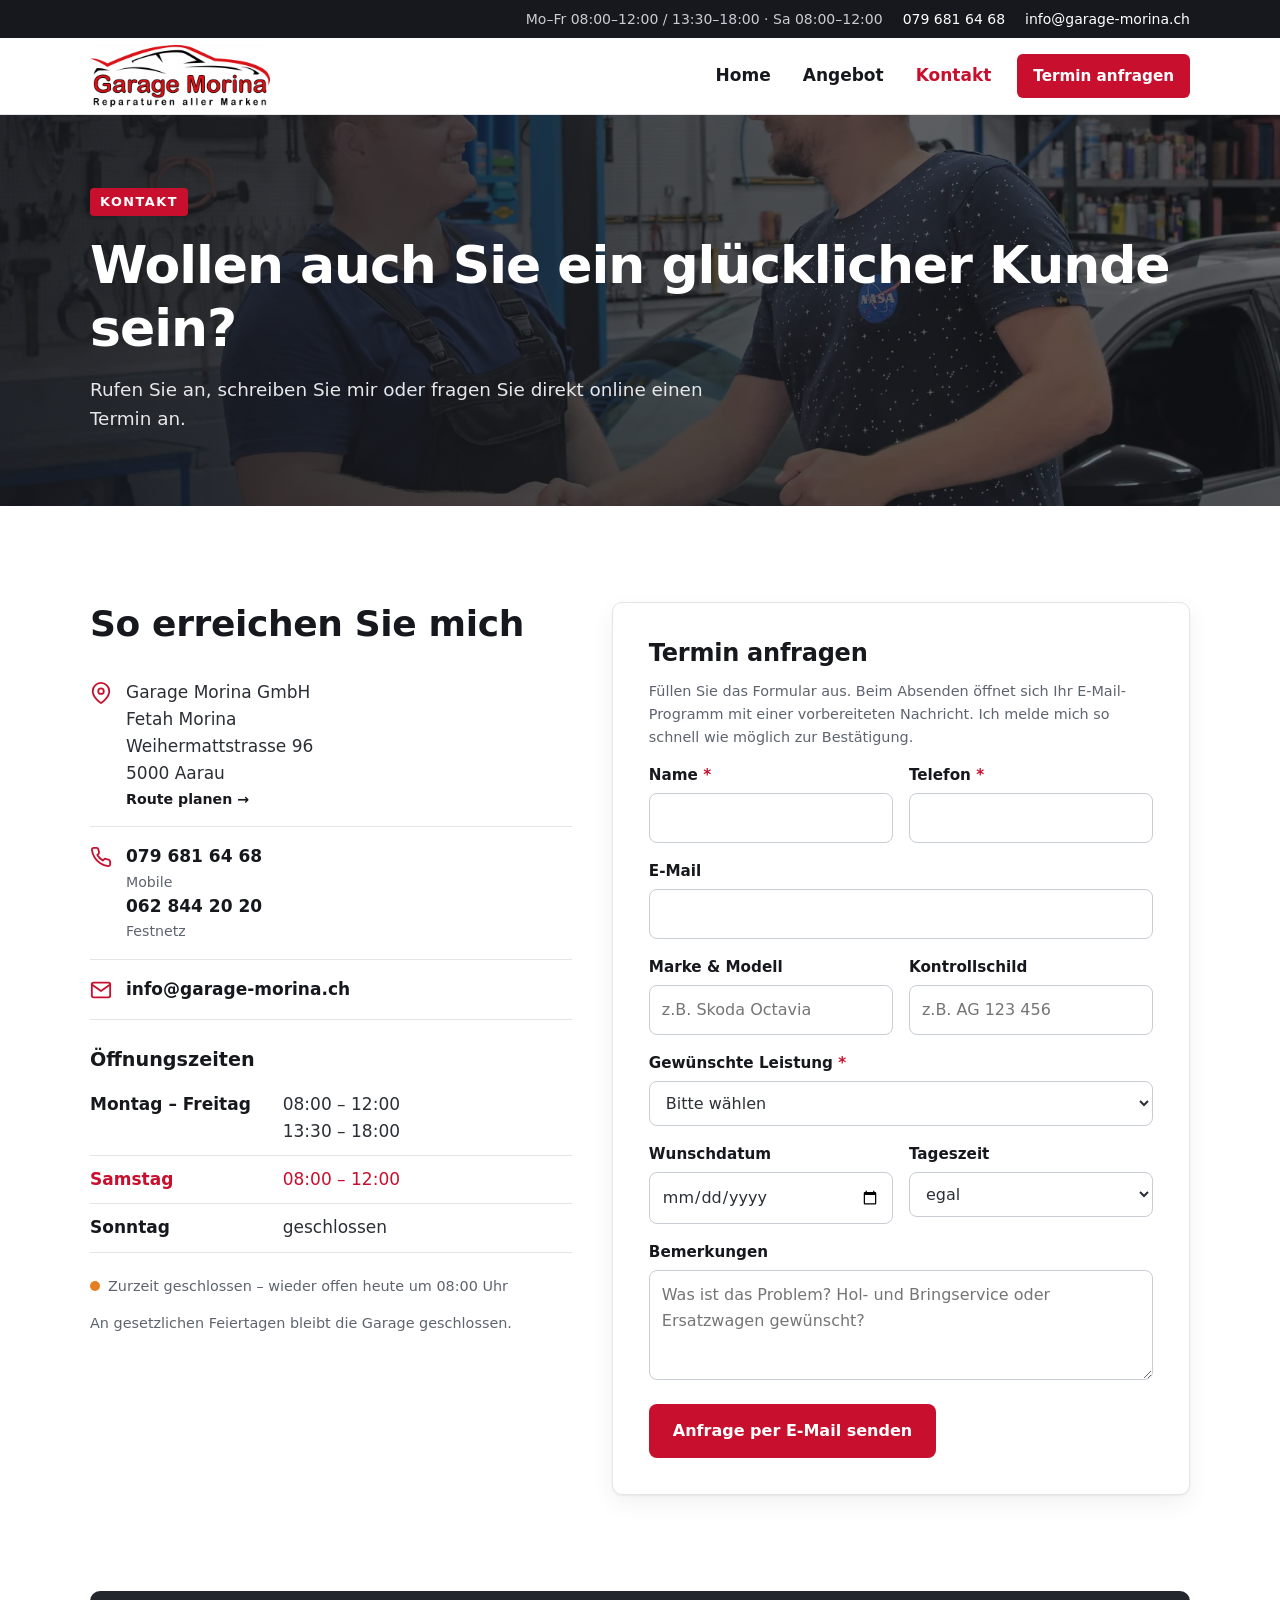
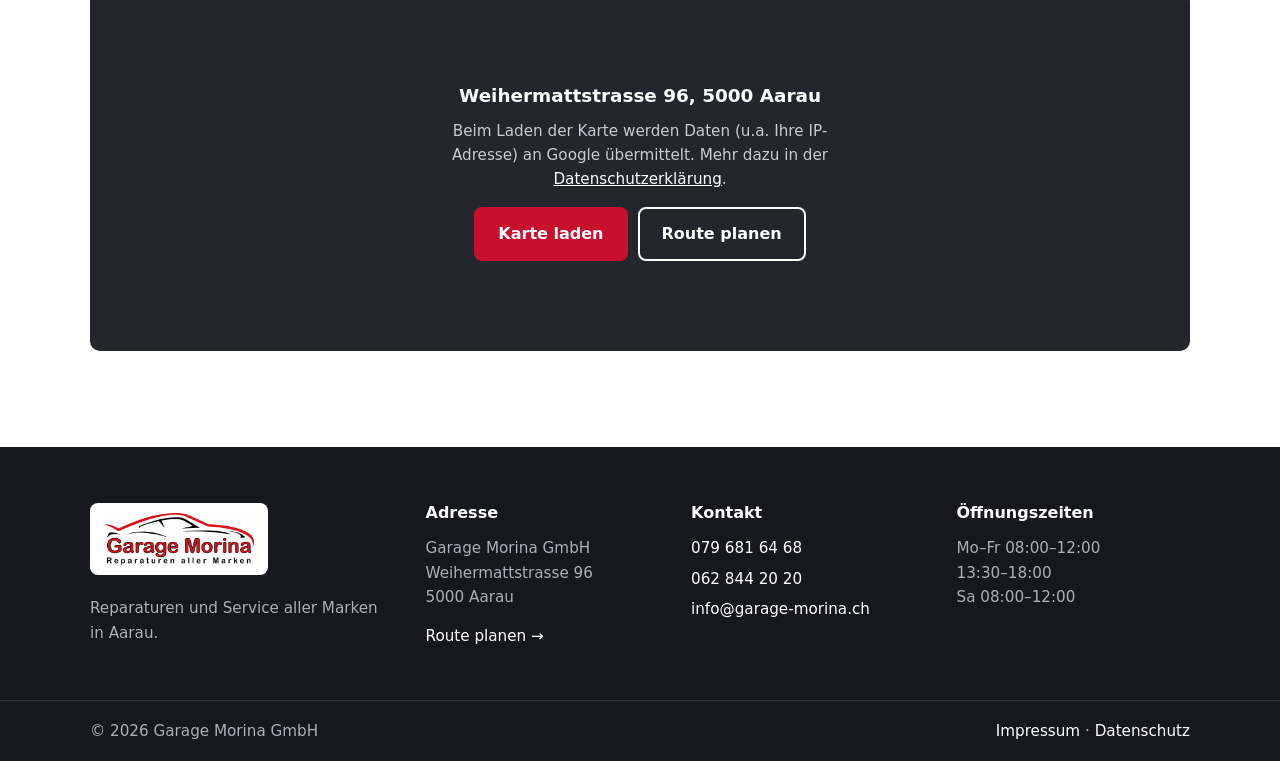
<file: kontakt.html>
<!doctype html>
<html lang="de-CH">
<head>
  <meta charset="utf-8">
  <meta name="viewport" content="width=device-width, initial-scale=1">
  <title>Kontakt &amp; Termin – Garage Morina, Weihermattstrasse 96, Aarau</title>
  <meta name="description" data-cms-content="kontakt-desc" content="Garage Morina GmbH, Weihermattstrasse 96, 5000 Aarau. Telefon 079 681 64 68. Öffnungszeiten Mo–Fr 08:00–12:00 und 13:30–18:00, Sa 08:00–12:00. Jetzt Termin anfragen.">
  <link rel="canonical" href="https://www.garage-morina.ch/kontakt.html">
  <meta property="og:type" content="website">
  <meta property="og:locale" content="de_CH">
  <meta property="og:site_name" content="Garage Morina">
  <meta property="og:title" content="Kontakt &amp; Termin – Garage Morina, Weihermattstrasse 96, Aarau">
  <meta property="og:description" data-cms-content="kontakt-desc" content="Garage Morina GmbH, Weihermattstrasse 96, 5000 Aarau. Telefon 079 681 64 68. Öffnungszeiten Mo–Fr 08:00–12:00 und 13:30–18:00, Sa 08:00–12:00. Jetzt Termin anfragen.">
  <meta property="og:url" content="https://www.garage-morina.ch/kontakt.html">
  <meta property="og:image" content="https://www.garage-morina.ch/assets/img/banner-1600.webp">
  <meta name="theme-color" content="#16181d">
  <link rel="icon" href="assets/img/favicon-32.png" sizes="32x32">
  <link rel="icon" href="assets/img/icon-192.png" sizes="192x192">
  <link rel="apple-touch-icon" href="assets/img/apple-touch-icon.png">
  <link rel="stylesheet" href="assets/css/style.css">
</head>
<body>
  <a class="skip" href="#main">Zum Inhalt springen</a>

  <div class="topbar">
    <div class="wrap">
      <span data-cms="hours-short">Mo–Fr 08:00–12:00 / 13:30–18:00 · Sa 08:00–12:00</span>
      <a href="tel:+41796816468" data-cms="phone-mobile">079 681 64 68</a>
      <a href="mailto:info@garage-morina.ch" data-cms="email">info@garage-morina.ch</a>
    </div>
  </div>

  <header class="site-header">
    <div class="wrap">
      <a class="brand" href="./" aria-label="Garage Morina – Startseite"><img src="assets/img/logo.png" alt="Garage Morina – Reparaturen aller Marken" width="240" height="83"></a>
      <button class="nav-toggle" aria-expanded="false" aria-controls="nav" aria-label="Menü"><span></span></button>
      <nav class="nav" id="nav" aria-label="Hauptnavigation">
        <a href="./">Home</a>
        <a href="angebot.html">Angebot</a>
        <a href="kontakt.html" aria-current="page">Kontakt</a>
        <a class="btn btn-primary btn-sm" href="kontakt.html#termin">Termin anfragen</a>
      </nav>
    </div>
  </header>

  <div class="notice notice-closure" data-closure-notice hidden>
    <div class="wrap"><span data-closure-text></span></div>
  </div>

  <div class="notice" data-season-notice hidden>
    <div class="wrap"><span data-season-text></span> <a href="kontakt.html#termin">Termin anfragen →</a></div>
    <button class="season-fab" type="button" data-season-fab aria-expanded="false" aria-controls="season-pop">
      <svg class="season-fab-tyre" viewBox="0 0 24 24" fill="none" stroke="currentColor" stroke-width="2" stroke-linecap="round" stroke-linejoin="round" aria-hidden="true"><circle cx="12" cy="12" r="10"/><circle cx="12" cy="12" r="5.5"/><circle cx="12" cy="12" r="1.5"/><path d="M12 2v2.5M12 19.5V22M2 12h2.5M19.5 12H22M4.9 4.9l1.8 1.8M17.3 17.3l1.8 1.8M4.9 19.1l1.8-1.8M17.3 6.7l1.8-1.8"/></svg>
      <span class="season-fab-badge" aria-hidden="true">
        <svg class="i-winter" viewBox="0 0 24 24" fill="none" stroke="currentColor" stroke-width="2.5" stroke-linecap="round" stroke-linejoin="round"><path d="M12 2v20M3.3 7l17.4 10M3.3 17L20.7 7M9 4l3 2 3-2M9 20l3-2 3 2"/></svg>
        <svg class="i-summer" viewBox="0 0 24 24" fill="none" stroke="currentColor" stroke-width="2.5" stroke-linecap="round" stroke-linejoin="round"><circle cx="12" cy="12" r="4"/><path d="M12 2v2M12 20v2M2 12h2M20 12h2M4.9 4.9l1.4 1.4M17.7 17.7l1.4 1.4M4.9 19.1l1.4-1.4M17.7 6.3l1.4-1.4"/></svg>
      </span>
    </button>
    <div class="season-pop" id="season-pop" role="dialog" aria-labelledby="season-pop-title" hidden>
      <button class="season-pop-close" type="button" aria-label="Schliessen" data-season-close>&times;</button>
      <strong id="season-pop-title" data-season-title></strong>
      <p data-season-body></p>
      <a class="btn btn-primary btn-sm" href="kontakt.html#termin">Termin anfragen →</a>
    </div>
  </div>

  <main id="main">
    <section class="page-hero">
      <picture>
        <source media="(max-width: 800px)" srcset="assets/img/kontakt-800.webp">
        <img src="assets/img/kontakt-1600.webp" alt="" width="1600" height="825" fetchpriority="high">
      </picture>
      <div class="wrap">
        <span class="eyebrow">Kontakt</span>
        <h1>Wollen auch Sie ein glücklicher Kunde sein?</h1>
        <p>Rufen Sie an, schreiben Sie mir oder fragen Sie direkt online einen Termin an.</p>
      </div>
    </section>

    <section class="section">
      <div class="wrap contact-grid">
        <div>
          <h2>So erreichen Sie mich</h2>
          <ul class="info-list">
            <li>
              <svg viewBox="0 0 24 24" fill="none" stroke="currentColor" stroke-width="2" stroke-linecap="round" stroke-linejoin="round" aria-hidden="true"><path d="M21 10c0 7-9 13-9 13S3 17 3 10a9 9 0 0 1 18 0z"/><circle cx="12" cy="10" r="3"/></svg>
              <div>Garage Morina GmbH<br>Fetah Morina<br>Weihermattstrasse 96<br>5000 Aarau
                <small><a href="https://www.google.com/maps/dir/?api=1&amp;destination=Garage+Morina+Weihermattstrasse+96+5000+Aarau" target="_blank" rel="noopener">Route planen →</a></small>
              </div>
            </li>
            <li>
              <svg viewBox="0 0 24 24" fill="none" stroke="currentColor" stroke-width="2" stroke-linecap="round" stroke-linejoin="round" aria-hidden="true"><path d="M22 16.9v3a2 2 0 0 1-2.2 2 19.8 19.8 0 0 1-8.6-3.1 19.5 19.5 0 0 1-6-6A19.8 19.8 0 0 1 2.1 4.2 2 2 0 0 1 4.1 2h3a2 2 0 0 1 2 1.7c.1.9.4 1.8.7 2.7a2 2 0 0 1-.5 2.1L8 9.8a16 16 0 0 0 6 6l1.3-1.3a2 2 0 0 1 2.1-.4c.9.3 1.8.6 2.7.7a2 2 0 0 1 1.7 2z"/></svg>
              <div><a href="tel:+41796816468" data-cms="phone-mobile">079 681 64 68</a><small>Mobile</small>
                <a href="tel:+41628442020" data-cms="phone-landline">062 844 20 20</a><small>Festnetz</small></div>
            </li>
            <li>
              <svg viewBox="0 0 24 24" fill="none" stroke="currentColor" stroke-width="2" stroke-linecap="round" stroke-linejoin="round" aria-hidden="true"><rect x="2" y="4" width="20" height="16" rx="2"/><path d="M22 6l-10 7L2 6"/></svg>
              <div><a href="mailto:info@garage-morina.ch" data-cms="email">info@garage-morina.ch</a></div>
            </li>
          </ul>

          <h3>Öffnungszeiten</h3>
          <table class="hours" data-cms="hours-table">
            <tr data-days="1,2,3,4,5"><th scope="row">Montag – Freitag</th><td>08:00 – 12:00<br>13:30 – 18:00</td></tr>
            <tr data-days="6"><th scope="row">Samstag</th><td>08:00 – 12:00</td></tr>
            <tr data-days="0"><th scope="row">Sonntag</th><td>geschlossen</td></tr>
          </table>
          <p class="open-status hint" data-open-status></p>
          <p class="hint">An gesetzlichen Feiertagen bleibt die Garage geschlossen.</p>
        </div>

        <form class="form" id="termin-form" novalidate>
          <h2 id="termin" style="scroll-margin-top:100px">Termin anfragen</h2>
          <p class="hint">Füllen Sie das Formular aus. Beim Absenden öffnet sich Ihr E-Mail-Programm mit einer vorbereiteten Nachricht. Ich melde mich so schnell wie möglich zur Bestätigung.</p>
          <div class="form-row">
            <div class="field">
              <label for="f-name">Name <span class="req">*</span></label>
              <input id="f-name" name="name" autocomplete="name" required>
            </div>
            <div class="field">
              <label for="f-tel">Telefon <span class="req">*</span></label>
              <input id="f-tel" name="telefon" type="tel" autocomplete="tel" required>
            </div>
          </div>
          <div class="field">
            <label for="f-mail">E-Mail</label>
            <input id="f-mail" name="email" type="email" autocomplete="email">
          </div>
          <div class="form-row">
            <div class="field">
              <label for="f-car">Marke &amp; Modell</label>
              <input id="f-car" name="fahrzeug" placeholder="z.B. Skoda Octavia">
            </div>
            <div class="field">
              <label for="f-plate">Kontrollschild</label>
              <input id="f-plate" name="kennzeichen" placeholder="z.B. AG 123 456">
            </div>
          </div>
          <div class="field">
            <label for="f-service">Gewünschte Leistung <span class="req">*</span></label>
            <select id="f-service" name="leistung" required>
              <option value="">Bitte wählen</option>
              <option>Reifenwechsel</option>
              <option>Reifenwechsel inkl. Einlagerung</option>
              <option>Service / Wartung</option>
              <option>MFK-Vorbereitung</option>
              <option>Klimaservice</option>
              <option>Diagnose / Reparatur</option>
              <option>Karosserie / Lack</option>
              <option>Autoglas</option>
              <option>Nachrüstung (Anhängerkupplung, Kamera, Multimedia, Standheizung)</option>
              <option>Reinigung / Politur</option>
              <option>Offerte / Sonstiges</option>
            </select>
          </div>
          <div class="form-row">
            <div class="field">
              <label for="f-date">Wunschdatum</label>
              <input id="f-date" name="datum" type="date">
            </div>
            <div class="field">
              <label for="f-time">Tageszeit</label>
              <select id="f-time" name="zeit">
                <option value="">egal</option>
                <option>Vormittag</option>
                <option>Nachmittag</option>
              </select>
            </div>
          </div>
          <div class="field">
            <label for="f-msg">Bemerkungen</label>
            <textarea id="f-msg" name="nachricht" placeholder="Was ist das Problem? Hol- und Bringservice oder Ersatzwagen gewünscht?"></textarea>
          </div>
          <button class="btn btn-primary" type="submit">Anfrage per E-Mail senden</button>
          <p class="hint" id="form-done" hidden role="status">Ihr E-Mail-Programm sollte sich jetzt geöffnet haben. Falls nicht, schreiben Sie direkt an <a href="mailto:info@garage-morina.ch" data-cms="email">info@garage-morina.ch</a> oder rufen Sie an: <a href="tel:+41796816468" data-cms="phone-mobile">079 681 64 68</a>.</p>
        </form>
      </div>
    </section>

    <section class="section" style="padding-top:0">
      <div class="wrap">
        <div class="map-box" data-map-src="https://www.google.com/maps/embed?pb=!1m14!1m8!1m3!1d10802.997072554612!2d8.0669093!3d47.3973248!3m2!1i1024!2i768!4f13.1!3m3!1m2!1s0x0%3A0xc4e77bd364666a28!2sGarage+Morina!5e0!3m2!1sde!2sch!4v1562009089790!5m2!1sde!2sch">
          <div class="map-consent">
            <strong>Weihermattstrasse 96, 5000 Aarau</strong>
            <p>Beim Laden der Karte werden Daten (u.a. Ihre IP-Adresse) an Google übermittelt. Mehr dazu in der <a href="datenschutz.html">Datenschutzerklärung</a>.</p>
            <div class="actions">
              <button class="btn btn-primary" type="button" data-load-map>Karte laden</button>
              <a class="btn btn-ghost" href="https://www.google.com/maps/dir/?api=1&amp;destination=Garage+Morina+Weihermattstrasse+96+5000+Aarau" target="_blank" rel="noopener">Route planen</a>
            </div>
          </div>
        </div>
      </div>
    </section>
  </main>

  <footer class="site-footer">
    <div class="wrap">
      <div>
        <span class="footer-logo"><img src="assets/img/logo.png" alt="Garage Morina" width="240" height="83" loading="lazy"></span>
        <p>Reparaturen und Service aller Marken in Aarau.</p>
      </div>
      <div>
        <h3>Adresse</h3>
        <p>Garage Morina GmbH<br>Weihermattstrasse 96<br>5000 Aarau</p>
        <a href="https://www.google.com/maps/dir/?api=1&amp;destination=Garage+Morina+Weihermattstrasse+96+5000+Aarau" target="_blank" rel="noopener">Route planen →</a>
      </div>
      <div>
        <h3>Kontakt</h3>
        <ul>
          <li><a href="tel:+41796816468" data-cms="phone-mobile">079 681 64 68</a></li>
          <li><a href="tel:+41628442020" data-cms="phone-landline">062 844 20 20</a></li>
          <li><a href="mailto:info@garage-morina.ch" data-cms="email">info@garage-morina.ch</a></li>
        </ul>
      </div>
      <div>
        <h3>Öffnungszeiten</h3>
        <p data-cms="hours-footer">Mo–Fr 08:00–12:00<br>13:30–18:00<br>Sa 08:00–12:00</p>
      </div>
    </div>
    <div class="footer-bottom">
      <div class="wrap">
        <span>© <span data-year>2026</span> Garage Morina GmbH</span>
        <span><a href="impressum.html">Impressum</a> · <a href="datenschutz.html">Datenschutz</a></span>
      </div>
    </div>
  </footer>

  <nav class="callbar" aria-label="Schnellkontakt">
    <a href="tel:+41796816468" data-cms-href="phone-mobile"><svg viewBox="0 0 24 24" fill="none" stroke="currentColor" stroke-width="2" stroke-linecap="round" stroke-linejoin="round" aria-hidden="true"><path d="M22 16.9v3a2 2 0 0 1-2.2 2 19.8 19.8 0 0 1-8.6-3.1 19.5 19.5 0 0 1-6-6A19.8 19.8 0 0 1 2.1 4.2 2 2 0 0 1 4.1 2h3a2 2 0 0 1 2 1.7c.1.9.4 1.8.7 2.7a2 2 0 0 1-.5 2.1L8 9.8a16 16 0 0 0 6 6l1.3-1.3a2 2 0 0 1 2.1-.4c.9.3 1.8.6 2.7.7a2 2 0 0 1 1.7 2z"/></svg>Anrufen</a>
    <a href="kontakt.html#termin"><svg viewBox="0 0 24 24" fill="none" stroke="currentColor" stroke-width="2" stroke-linecap="round" stroke-linejoin="round" aria-hidden="true"><rect x="3" y="4" width="18" height="18" rx="2"/><path d="M16 2v4M8 2v4M3 10h18"/></svg>Termin</a>
  </nav>

  <script src="assets/js/content.js" defer></script>
  <script src="assets/js/main.js" defer></script>
</body>
</html>
</file>
<file: assets/css/style.css>
/* Garage Morina – Stylesheet */

:root {
  --red: #c8102e;
  --red-dark: #9e0c24;
  --ink: #16181d;
  --ink-2: #23262d;
  --text: #2b2f36;
  --muted: #5d6470;
  --line: #e3e5e9;
  --bg: #ffffff;
  --bg-soft: #f4f5f7;
  --radius: 10px;
  --shadow: 0 1px 2px rgba(0,0,0,.06), 0 8px 24px rgba(0,0,0,.06);
  --wrap: 1140px;
  --font: system-ui, -apple-system, "Segoe UI", Roboto, "Helvetica Neue", Arial, sans-serif;
}

*, *::before, *::after { box-sizing: border-box; }
html { scroll-behavior: smooth; -webkit-text-size-adjust: 100%; }
body {
  margin: 0;
  font-family: var(--font);
  font-size: 1.0625rem;
  line-height: 1.6;
  color: var(--text);
  background: var(--bg);
}
img { max-width: 100%; height: auto; display: block; }
a { color: var(--red); }
a:hover { color: var(--red-dark); }
h1, h2, h3 { color: var(--ink); line-height: 1.2; margin: 0 0 .5em; }
h1 { font-size: clamp(2rem, 5vw, 3.25rem); letter-spacing: -.02em; }
h2 { font-size: clamp(1.6rem, 3.5vw, 2.25rem); letter-spacing: -.01em; }
h3 { font-size: 1.2rem; }
p { margin: 0 0 1em; }

.wrap { max-width: var(--wrap); margin: 0 auto; padding: 0 20px; }
.skip { position: absolute; left: -9999px; }
.skip:focus { left: 16px; top: 16px; z-index: 100; background: #fff; padding: 8px 12px; }
:focus-visible { outline: 3px solid var(--red); outline-offset: 2px; }

/* Header */
.topbar { background: var(--ink); color: #c9ccd2; font-size: .875rem; }
.topbar .wrap { display: flex; gap: 20px; justify-content: flex-end; align-items: center; min-height: 38px; flex-wrap: wrap; }
.topbar a { color: #fff; text-decoration: none; }
.topbar a:hover { color: #fff; text-decoration: underline; }

.site-header { position: sticky; top: 0; z-index: 50; background: rgba(255,255,255,.97); border-bottom: 1px solid var(--line); backdrop-filter: saturate(1.4) blur(6px); }
.site-header .wrap { display: flex; align-items: center; justify-content: space-between; min-height: 76px; gap: 16px; }
.brand img { width: 180px; }
.nav { display: flex; align-items: center; gap: 4px; }
.nav a { color: var(--ink); text-decoration: none; font-weight: 600; padding: 8px 14px; border-radius: 6px; }
.nav a:hover { background: var(--bg-soft); color: var(--ink); }
.nav a[aria-current="page"] { color: var(--red); }
.nav .btn { margin-left: 8px; }
.nav a.btn-primary, .nav a.btn-primary:hover { color: #fff; background: var(--red); }
.nav a.btn-primary:hover { background: var(--red-dark); }
.nav-toggle { display: none; background: none; border: 0; padding: 10px; cursor: pointer; }
.nav-toggle span, .nav-toggle span::before, .nav-toggle span::after { display: block; width: 24px; height: 2px; background: var(--ink); position: relative; transition: transform .2s; }
.nav-toggle span::before, .nav-toggle span::after { content: ""; position: absolute; }
.nav-toggle span::before { top: -7px; }
.nav-toggle span::after { top: 7px; }
.nav-toggle[aria-expanded="true"] span { background: transparent; }
.nav-toggle[aria-expanded="true"] span::before { transform: translateY(7px) rotate(45deg); }
.nav-toggle[aria-expanded="true"] span::after { transform: translateY(-7px) rotate(-45deg); }

/* Buttons */
.btn {
  display: inline-flex; align-items: center; justify-content: center; gap: 8px;
  font: inherit; font-weight: 700; font-size: 1rem;
  padding: 12px 22px; border-radius: 8px; border: 2px solid transparent;
  text-decoration: none; cursor: pointer; transition: background .15s, color .15s, border-color .15s;
}
.btn svg { width: 18px; height: 18px; flex: none; }
.btn-primary { background: var(--red); color: #fff; }
.btn-primary:hover { background: var(--red-dark); color: #fff; }
.btn-ghost { border-color: currentColor; color: #fff; }
.btn-ghost:hover { background: #fff; color: var(--ink); border-color: #fff; }
.btn-outline { border-color: var(--ink); color: var(--ink); }
.btn-outline:hover { background: var(--ink); color: #fff; }
.btn-sm { padding: 8px 16px; font-size: .95rem; }

/* Hero */
.hero { position: relative; color: #fff; background: var(--ink); overflow: hidden; }
.hero { --split: max(46%, calc(50% - 10px)); }
.hero picture { position: absolute; top: 0; bottom: 0; right: 0; left: var(--split); }
.hero picture img { width: 100%; height: 100%; object-fit: cover; object-position: 32% 30%; }
.hero::after { content: ""; position: absolute; top: 0; bottom: 0; left: var(--split); width: 18%; background: linear-gradient(90deg, var(--ink), rgba(22,24,29,0)); }
.hero .wrap { position: relative; z-index: 1; padding-top: clamp(64px, 12vw, 140px); padding-bottom: clamp(64px, 12vw, 140px); }
.hero-content { max-width: 520px; }
.hero h1 { color: #fff; }
.hero .lead { font-size: 1.2rem; color: #e6e7ea; }
.eyebrow { display: inline-block; font-size: .8rem; font-weight: 700; letter-spacing: .12em; text-transform: uppercase; color: #fff; background: var(--red); padding: 4px 10px; border-radius: 4px; margin-bottom: 18px; }
.hero-actions { display: flex; gap: 12px; flex-wrap: wrap; margin-top: 28px; }
.open-status { display: inline-flex; align-items: center; gap: 8px; margin-top: 22px; font-size: .95rem; color: #e6e7ea; }
.open-status::before { content: ""; width: 10px; height: 10px; border-radius: 50%; background: #9aa0a8; }
.open-status.is-open::before { background: #2ecc71; box-shadow: 0 0 0 4px rgba(46,204,113,.25); }
.open-status.is-closed::before { background: #e67e22; }

.page-hero { position: relative; background: var(--ink); color: #fff; overflow: hidden; }
.page-hero picture, .page-hero picture img { position: absolute; inset: 0; width: 100%; height: 100%; object-fit: cover; }
.page-hero::after { content: ""; position: absolute; inset: 0; background: linear-gradient(90deg, rgba(22,24,29,.9), rgba(22,24,29,.55)); }
.page-hero .wrap { position: relative; z-index: 1; padding-top: 72px; padding-bottom: 72px; }
.page-hero h1 { color: #fff; margin-bottom: .3em; }
.page-hero p { color: #e6e7ea; max-width: 620px; font-size: 1.15rem; margin: 0; }
.page-hero.plain { background: var(--ink-2); }
.page-hero.plain::after { display: none; }
.page-hero.plain .wrap { padding-top: 48px; padding-bottom: 48px; }

/* Seasonal notice */
.notice { background: #fff4d6; border-bottom: 1px solid #f0dc9f; color: #5c4600; font-size: .95rem; }
.notice .wrap { padding-top: 10px; padding-bottom: 10px; display: flex; gap: 10px; align-items: center; justify-content: center; flex-wrap: wrap; text-align: center; }
.notice a { color: #5c4600; font-weight: 700; }
.notice[hidden] { display: none; }
.notice-closure { background: #fde8e8; border-bottom-color: #f3c2c2; color: #6b1414; font-weight: 600; }

/* Saison-Button (nur mobil, ersetzt den Hinweisbalken) */
.season-fab { display: none; }
.season-fab {
  position: fixed; right: 16px; bottom: calc(72px + env(safe-area-inset-bottom, 0px)); z-index: 59;
  width: 56px; height: 56px; border-radius: 50%; place-items: center;
  background: #fff; color: var(--ink);
  box-shadow: 0 2px 6px rgba(0,0,0,.18), 0 8px 24px rgba(0,0,0,.18);
  animation: fab-in .45s cubic-bezier(.2,.9,.3,1.3) .3s both;
}
.season-fab { border: 0; padding: 0; cursor: pointer; font: inherit; -webkit-tap-highlight-color: transparent; }
.season-fab:hover, .season-fab:active { color: var(--ink); }

.season-pop { display: none; }
.season-pop {
  position: fixed; right: 16px; bottom: calc(140px + env(safe-area-inset-bottom, 0px)); z-index: 61;
  width: min(300px, calc(100vw - 32px)); padding: 18px 18px 16px;
  background: #fff; color: var(--text); border-radius: 12px;
  box-shadow: 0 4px 12px rgba(0,0,0,.15), 0 16px 40px rgba(0,0,0,.2);
  font-size: .95rem; line-height: 1.5;
  animation: pop-in .2s ease-out both;
}
.season-pop::after {
  content: ""; position: absolute; right: 22px; bottom: -7px; width: 14px; height: 14px;
  background: #fff; transform: rotate(45deg); border-radius: 0 0 3px 0;
}
.season-pop strong { display: block; color: var(--ink); font-size: 1.05rem; margin: 0 28px 4px 0; }
.season-pop p { margin: 0 0 14px; color: var(--muted); }
.season-pop .btn { width: 100%; }
.notice .season-pop .btn-primary, .notice .season-pop .btn-primary:hover { color: #fff; }
.season-pop-close {
  position: absolute; top: 8px; right: 8px; width: 32px; height: 32px; border: 0; border-radius: 50%;
  background: none; color: var(--muted); font-size: 1.5rem; line-height: 1; cursor: pointer;
}
.season-pop-close:hover { background: var(--bg-soft); color: var(--ink); }
@keyframes pop-in { from { opacity: 0; transform: translateY(8px) scale(.97); } to { opacity: 1; transform: none; } }
.season-fab::after {
  content: ""; position: absolute; inset: 0; border-radius: 50%;
  border: 2px solid var(--red); opacity: 0; pointer-events: none;
  animation: fab-ring 1.4s ease-out 1.4s 2;
}
.season-fab-tyre { width: 32px; height: 32px; animation: tyre-roll 1.1s ease-in-out .5s both; }
.season-fab-badge {
  position: absolute; top: -3px; right: -3px; width: 24px; height: 24px; border-radius: 50%;
  display: grid; place-items: center; background: var(--red); color: #fff; border: 2px solid #fff;
}
.season-fab-badge svg { width: 13px; height: 13px; }
.notice[data-season="winter"] .i-summer, .notice[data-season="summer"] .i-winter { display: none; }

@keyframes fab-in { from { opacity: 0; transform: translateY(24px) scale(.6); } to { opacity: 1; transform: none; } }
@keyframes tyre-roll { 0% { transform: rotate(-240deg); } 75% { transform: rotate(18deg); } 100% { transform: rotate(0); } }
@keyframes fab-ring { 0% { opacity: .7; transform: scale(1); } 100% { opacity: 0; transform: scale(1.5); } }

/* Sections */
.section { padding: clamp(56px, 8vw, 96px) 0; }
.section-soft { background: var(--bg-soft); }
.section-dark { background: var(--ink); color: #c9ccd2; }
.section-dark h2, .section-dark h3 { color: #fff; }
.section-head { max-width: 680px; margin-bottom: 40px; }
.section-head p { color: var(--muted); font-size: 1.1rem; }
.section-dark .section-head p { color: #aab0b9; }
.kicker { color: var(--red); font-weight: 700; font-size: .85rem; letter-spacing: .1em; text-transform: uppercase; margin-bottom: 8px; display: block; }

/* Value strip */
.values { display: grid; grid-template-columns: repeat(4, 1fr); gap: 1px; background: var(--line); border-bottom: 1px solid var(--line); }
.values div { background: #fff; padding: 22px 20px; display: flex; gap: 12px; align-items: center; font-weight: 600; color: var(--ink); }
.values svg { width: 28px; height: 28px; color: var(--red); flex: none; }

/* Cards */
.grid { display: grid; gap: 24px; }
.grid-3 { grid-template-columns: repeat(3, 1fr); }
.grid-2 { grid-template-columns: repeat(2, 1fr); }
.card { background: #fff; border: 1px solid var(--line); border-radius: var(--radius); padding: 28px; box-shadow: var(--shadow); display: flex; flex-direction: column; }
.card .icon { width: 48px; height: 48px; border-radius: 10px; background: rgba(200,16,46,.08); color: var(--red); display: grid; place-items: center; margin-bottom: 18px; }
.card .icon svg { width: 26px; height: 26px; }
.card p { color: var(--muted); }
.card .more { margin-top: auto; font-weight: 700; text-decoration: none; }
.card .more:hover { text-decoration: underline; }
.badge { display: inline-block; align-self: flex-start; background: var(--red); color: #fff; font-size: .75rem; font-weight: 700; text-transform: uppercase; letter-spacing: .06em; padding: 3px 8px; border-radius: 4px; margin-bottom: 12px; }

/* About split */
.split { display: grid; grid-template-columns: 1fr 1fr; gap: clamp(32px, 6vw, 72px); align-items: center; }
.split img { border-radius: var(--radius); box-shadow: var(--shadow); }
.checklist { list-style: none; padding: 0; margin: 24px 0; }
.checklist li { position: relative; padding-left: 34px; margin-bottom: 12px; }
.checklist li::before { content: ""; position: absolute; left: 0; top: 3px; width: 22px; height: 22px; border-radius: 50%; background: var(--red) url("data:image/svg+xml,%3Csvg xmlns='http://www.w3.org/2000/svg' viewBox='0 0 24 24' fill='none' stroke='white' stroke-width='3' stroke-linecap='round' stroke-linejoin='round'%3E%3Cpath d='M5 12l5 5L20 7'/%3E%3C/svg%3E") center / 14px no-repeat; }
.signature { font-weight: 700; color: var(--ink); }
.signature span { display: block; font-weight: 400; color: var(--muted); font-size: .95rem; }

/* Services page */
.service-group { display: grid; grid-template-columns: 300px 1fr; gap: 32px; padding: 40px 0; border-top: 1px solid var(--line); }
.service-group:first-child { border-top: 0; padding-top: 0; }
.service-group h2 { font-size: 1.5rem; display: flex; gap: 12px; align-items: center; }
.service-group h2 svg { width: 28px; height: 28px; color: var(--red); flex: none; }
.service-group > div > p { color: var(--muted); }
.service-list { list-style: none; margin: 0; padding: 0; display: grid; grid-template-columns: repeat(2, 1fr); gap: 12px; }
.service-list li { background: var(--bg-soft); border-radius: 8px; padding: 14px 16px; }
.service-list strong { display: block; color: var(--ink); }
.service-list span { font-size: .95rem; color: var(--muted); }

/* CTA band */
.cta-band { background: var(--red); color: #fff; }
.cta-band .wrap { display: flex; justify-content: space-between; align-items: center; gap: 24px; padding-top: 48px; padding-bottom: 48px; flex-wrap: wrap; }
.cta-band h2 { color: #fff; margin: 0 0 4px; }
.cta-band p { margin: 0; color: #ffe1e5; }
.cta-band .btn-primary { background: #fff; color: var(--red); }
.cta-band .btn-primary:hover { background: var(--ink); color: #fff; }

/* Contact */
.contact-grid { display: grid; grid-template-columns: 1fr 1.2fr; gap: 40px; align-items: start; }
.info-list { list-style: none; margin: 0 0 28px; padding: 0; }
.info-list li { display: flex; gap: 14px; padding: 16px 0; border-bottom: 1px solid var(--line); }
.info-list svg { width: 22px; height: 22px; color: var(--red); flex: none; margin-top: 3px; }
.info-list a { color: var(--ink); font-weight: 600; text-decoration: none; }
.info-list a:hover { color: var(--red); }
.info-list small { display: block; color: var(--muted); }
.hours { width: 100%; border-collapse: collapse; }
.hours th, .hours td { text-align: left; padding: 10px 0; border-bottom: 1px solid var(--line); vertical-align: top; }
.hours th { font-weight: 600; color: var(--ink); width: 40%; }
.hours tr.today th, .hours tr.today td { color: var(--red); }
.section-dark .hours th { color: #fff; }
.section-dark .hours th, .section-dark .hours td { border-color: #353943; }
.section-dark .hours tr.today th, .section-dark .hours tr.today td { color: #ff6b81; }
.hint { font-size: .9rem; color: var(--muted); }

.form { background: #fff; border: 1px solid var(--line); border-radius: var(--radius); padding: clamp(20px, 4vw, 36px); box-shadow: var(--shadow); }
.form h2 { font-size: 1.5rem; }
.form-row { display: grid; grid-template-columns: 1fr 1fr; gap: 16px; }
.field { margin-bottom: 16px; }
.field label { display: block; font-weight: 600; color: var(--ink); margin-bottom: 6px; font-size: .95rem; }
.field input, .field select, .field textarea {
  width: 100%; font: inherit; font-size: 1rem; color: var(--text);
  padding: 11px 12px; border: 1px solid #c9cdd4; border-radius: 8px; background: #fff;
}
.field input:focus, .field select:focus, .field textarea:focus { outline: none; border-color: var(--red); box-shadow: 0 0 0 3px rgba(200,16,46,.15); }
.field textarea { min-height: 110px; resize: vertical; }
.req { color: var(--red); }

.map-box { position: relative; border-radius: var(--radius); overflow: hidden; background: var(--ink-2); min-height: 360px; display: grid; place-items: center; text-align: center; color: #c9ccd2; }
.map-box iframe { position: absolute; inset: 0; width: 100%; height: 100%; border: 0; }
.map-consent { padding: 32px; max-width: 460px; }
.map-consent strong { color: #fff; font-size: 1.15rem; display: block; margin-bottom: 8px; }
.map-consent p { font-size: .95rem; }
.map-consent .actions { display: flex; gap: 10px; justify-content: center; flex-wrap: wrap; margin-top: 16px; }
.map-consent a:not(.btn) { color: #fff; }

/* Legal pages */
.prose { max-width: 760px; }
.prose h2 { font-size: 1.4rem; margin-top: 2em; }
.prose h3 { margin-top: 1.5em; }
.prose ul { padding-left: 1.2em; }
.todo { background: #fff4d6; padding: 0 4px; border-radius: 3px; }

/* Footer */
.site-footer { background: var(--ink); color: #aab0b9; font-size: .95rem; }
.site-footer .wrap { display: grid; grid-template-columns: 1.3fr 1fr 1fr 1fr; gap: 32px; padding-top: 56px; padding-bottom: 40px; }
.site-footer h3 { color: #fff; font-size: 1rem; margin-bottom: 14px; }
.site-footer a { color: #fff; text-decoration: none; }
.site-footer a:hover { text-decoration: underline; }
.site-footer ul { list-style: none; margin: 0; padding: 0; }
.site-footer li { margin-bottom: 6px; }
.footer-logo { background: #fff; display: inline-block; padding: 10px 14px; border-radius: 8px; margin-bottom: 14px; }
.footer-logo img { width: 150px; }
.footer-bottom { border-top: 1px solid #2c3038; }
.footer-bottom .wrap { display: flex; justify-content: space-between; gap: 16px; flex-wrap: wrap; padding-top: 18px; padding-bottom: 18px; grid-template-columns: none; }

/* Mobile call bar */
.callbar { display: none; }

@media (max-width: 960px) {
  .grid-3 { grid-template-columns: 1fr 1fr; }
  .values { grid-template-columns: 1fr 1fr; }
  .site-footer .wrap { grid-template-columns: 1fr 1fr; }
  .service-group { grid-template-columns: 1fr; gap: 16px; }
  .contact-grid { grid-template-columns: 1fr; }
}

@media (max-width: 760px) {
  .topbar { display: none; }
  .site-header .wrap { min-height: 64px; }
  .brand img { width: 150px; }
  .nav-toggle { display: block; }
  .nav { display: none; position: absolute; top: 100%; left: 0; right: 0; flex-direction: column; align-items: stretch; background: #fff; border-bottom: 1px solid var(--line); padding: 8px 16px 16px; box-shadow: 0 12px 24px rgba(0,0,0,.08); }
  .nav.is-open { display: flex; }
  .nav a { padding: 12px; }
  .nav .btn { margin: 8px 0 0; }
  .hero picture { position: relative; display: block; left: auto; height: 260px; }
  .hero picture img { object-position: 35% 25%; }
  .hero::after { display: none; }
  .hero .wrap { padding-top: 32px; padding-bottom: 48px; }
  .hero-actions .btn { flex: 1 1 100%; }
  .grid-3, .grid-2, .split, .form-row, .service-list { grid-template-columns: 1fr; }
  .values div { padding: 16px; font-size: .95rem; }
  .site-footer .wrap { grid-template-columns: 1fr; }
  .wrap { padding: 0 16px; }

  .notice { background: none; border: 0; }
  .notice .wrap { display: none; }
  /* Betriebsferien bleiben auch mobil ein Balken */
  .notice.notice-closure { background: #fde8e8; border-bottom: 1px solid #f3c2c2; }
  .notice.notice-closure .wrap { display: flex; }
  .season-fab { display: grid; }
  .season-pop:not([hidden]) { display: block; }

  body { padding-bottom: 64px; }
  .callbar { display: grid; grid-template-columns: 1fr 1fr; position: fixed; left: 0; right: 0; bottom: 0; z-index: 60; box-shadow: 0 -4px 16px rgba(0,0,0,.15); }
  .callbar a { display: flex; gap: 8px; align-items: center; justify-content: center; min-height: 56px; font-weight: 700; text-decoration: none; color: #fff; background: var(--red); }
  .callbar a + a { background: var(--ink); }
  .callbar svg { width: 20px; height: 20px; }
}

@media (prefers-reduced-motion: reduce) {
  html { scroll-behavior: auto; }
  * { transition: none !important; }
  .season-fab, .season-fab::after, .season-fab-tyre, .season-pop { animation: none; }
}
</file>
<file: admin/admin.css>
/* Garage Morina – Admin, ergänzt assets/css/style.css */

body { background: var(--bg-soft); }
.admin-head { display: flex; align-items: center; gap: 16px; }
.admin-title { font-weight: 700; color: var(--ink); }

.admin { max-width: 760px; padding-top: 32px; padding-bottom: 120px; }
.admin .form { margin-bottom: 24px; }
.admin h1 { font-size: 1.75rem; }
.admin-loading { color: var(--muted); }

.admin-steps { padding-left: 1.3em; margin: 0 0 20px; }
.admin-steps li { margin-bottom: 6px; }

/* Öffnungszeiten */
.admin-day { display: grid; grid-template-columns: 120px 1fr; gap: 12px; padding: 14px 0; border-top: 1px solid var(--line); }
.admin-day:first-child { border-top: 0; }
.admin-day-name { font-weight: 700; color: var(--ink); padding-top: 8px; }
.admin-slots { display: flex; flex-direction: column; gap: 8px; align-items: flex-start; }
.admin-slot { display: flex; align-items: center; gap: 8px; }
.admin-slot input { font: inherit; padding: 8px 10px; border: 1px solid #cfd3d9; border-radius: 8px; background: #fff; color: var(--text); }
.admin-slot input:focus { outline: none; border-color: var(--red); box-shadow: 0 0 0 3px rgba(200,16,46,.15); }
.admin-closed { color: var(--muted); padding-top: 8px; }
.admin-link { background: none; border: 0; padding: 4px 0; font: inherit; font-weight: 600; color: var(--red); cursor: pointer; }
.admin-link:hover { color: var(--red-dark); text-decoration: underline; }
.admin-remove { width: 36px; height: 36px; border: 0; border-radius: 50%; background: none; color: var(--muted); font-size: 1.4rem; line-height: 1; cursor: pointer; }
.admin-remove:hover { background: var(--bg-soft); color: var(--red); }

/* Betriebsferien, Saison */
.admin-check { display: flex; align-items: center; gap: 10px; font-weight: 600; color: var(--ink); margin-bottom: 16px; cursor: pointer; }
.admin-check input { width: 20px; height: 20px; accent-color: var(--red); }
.admin-closure[hidden] { display: none; }
.admin-season + .admin-season { border-top: 1px solid var(--line); margin-top: 8px; padding-top: 20px; }
.admin-months { display: flex; flex-wrap: wrap; gap: 8px; margin-bottom: 16px; }
.admin-months label { position: relative; cursor: pointer; }
.admin-months input { position: absolute; opacity: 0; }
.admin-months span { display: block; padding: 6px 12px; border: 1px solid #cfd3d9; border-radius: 999px; background: #fff; font-size: .95rem; }
.admin-months input:checked + span { background: var(--red); border-color: var(--red); color: #fff; font-weight: 600; }
.admin-months input:focus-visible + span { outline: 3px solid var(--red); outline-offset: 2px; }

/* Meldungen und Speicherleiste */
.admin-msg { margin: 0; font-weight: 600; }
.admin-msg.is-error { color: var(--red); white-space: pre-line; }
.admin-msg.is-ok { color: #1e8449; }
.admin-msg a { font-weight: 700; }
.admin-bar { position: fixed; left: 0; right: 0; bottom: 0; z-index: 40; background: #fff; border-top: 1px solid var(--line); box-shadow: 0 -4px 16px rgba(0,0,0,.08); }
.admin-bar .wrap { max-width: 760px; display: flex; align-items: center; justify-content: space-between; gap: 16px; padding-top: 12px; padding-bottom: calc(12px + env(safe-area-inset-bottom, 0px)); }

@media (max-width: 600px) {
  .admin-title { display: none; }
  .admin-day { grid-template-columns: 1fr; gap: 4px; }
  .admin-day-name { padding-top: 0; }
  .admin-bar .wrap { flex-direction: column; align-items: stretch; }
  .admin-bar .btn { width: 100%; }
}
</file>
